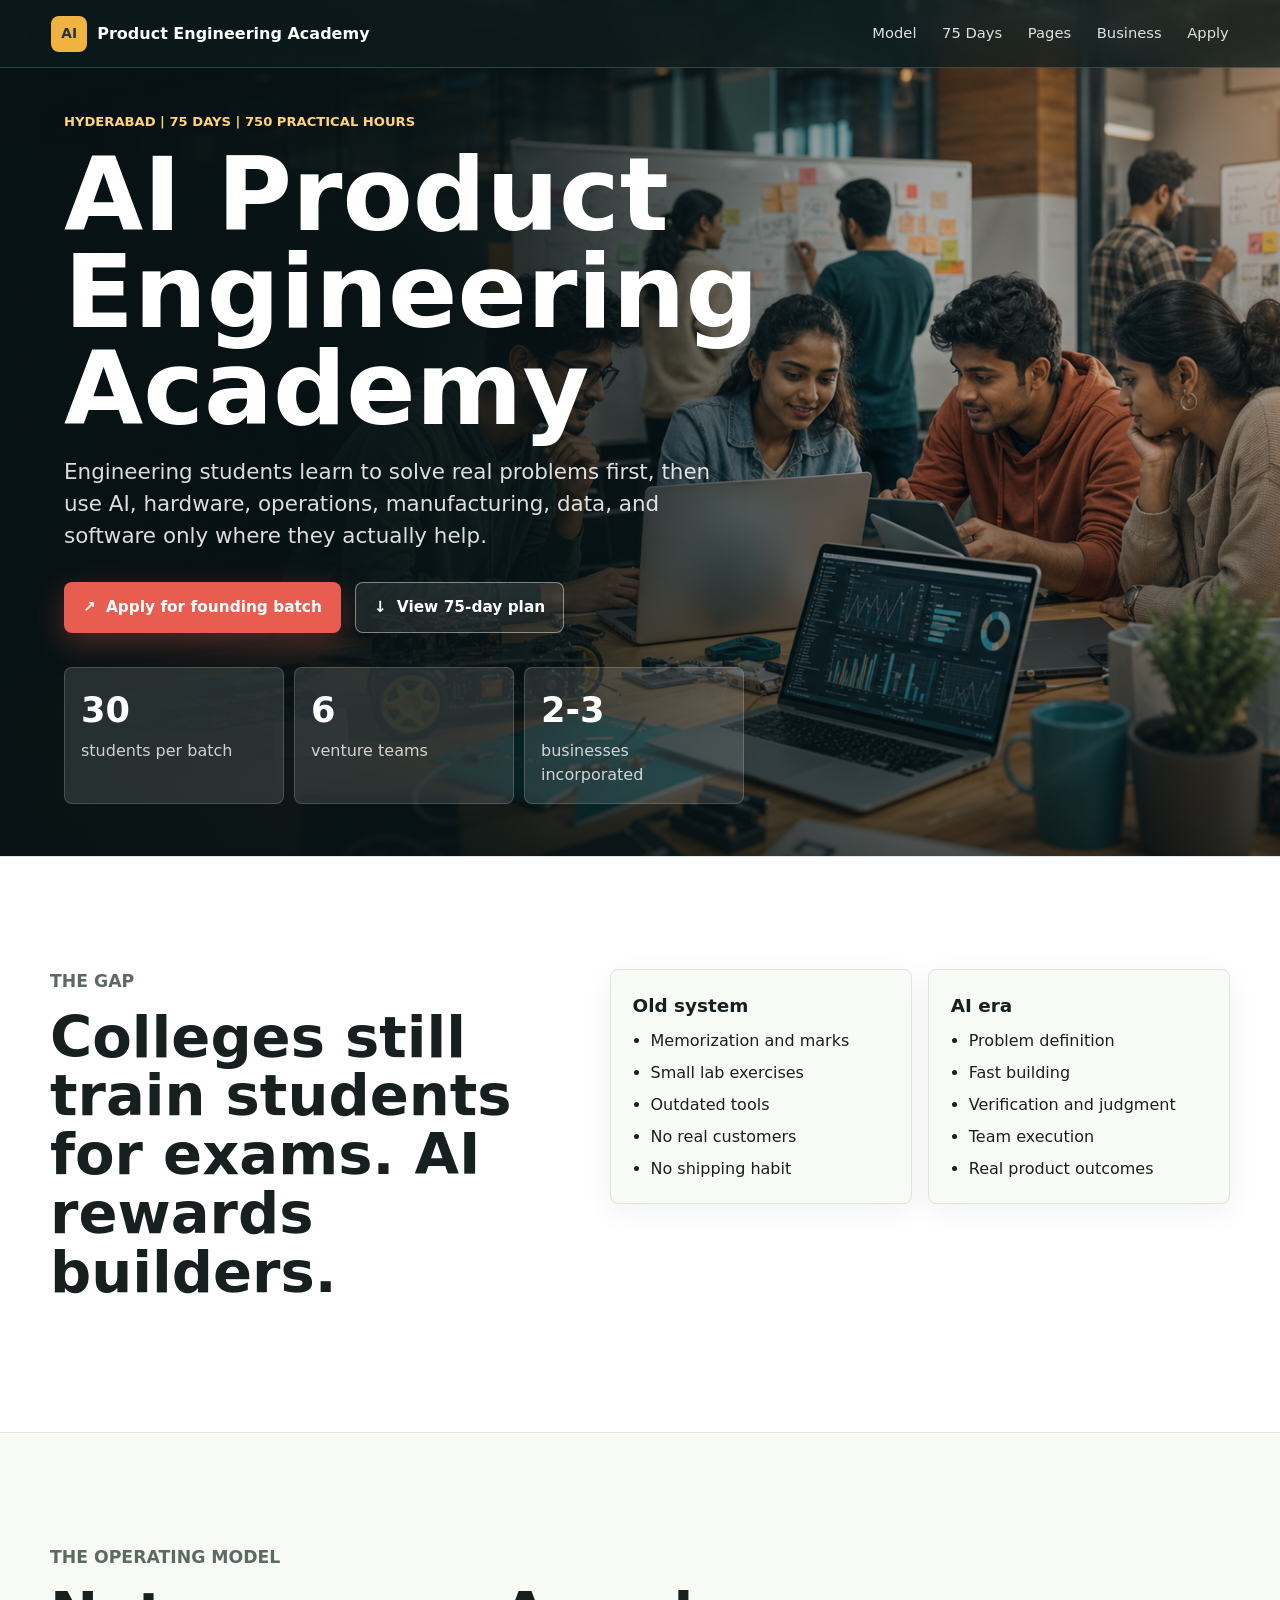
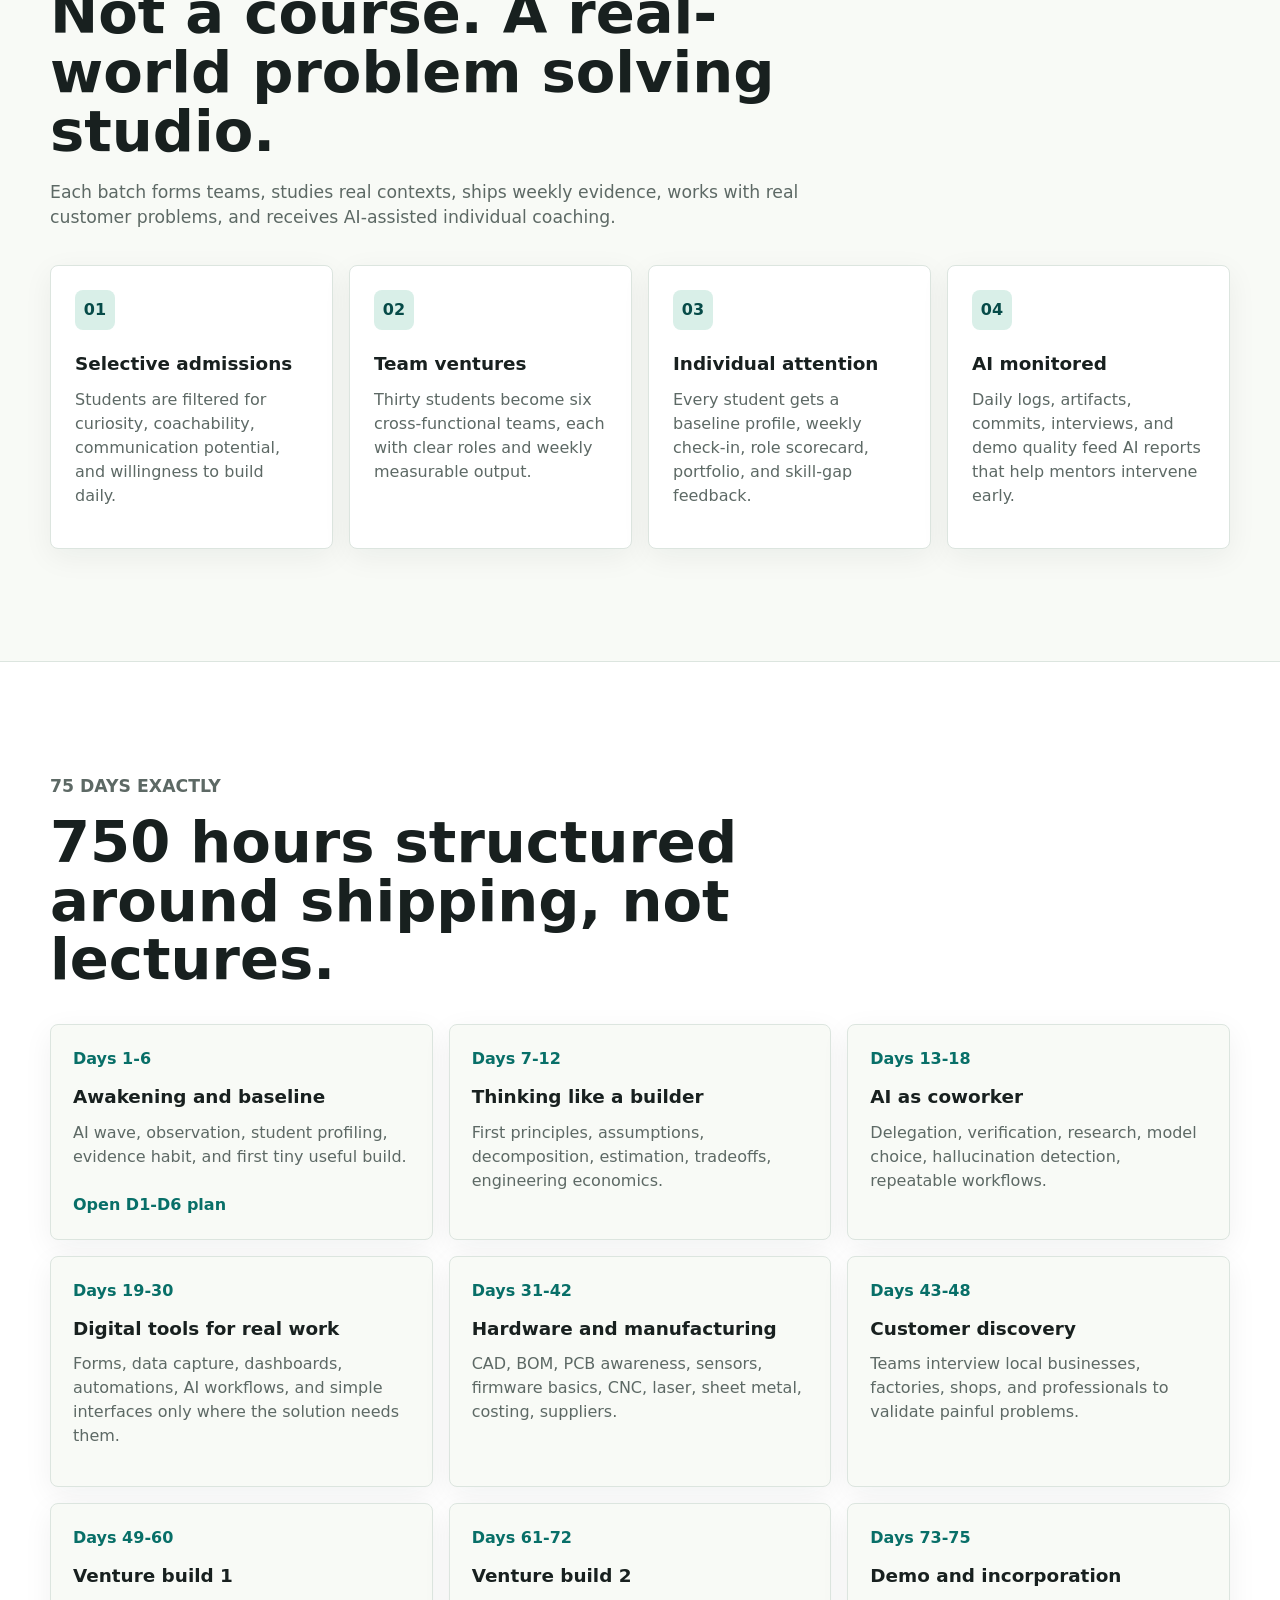
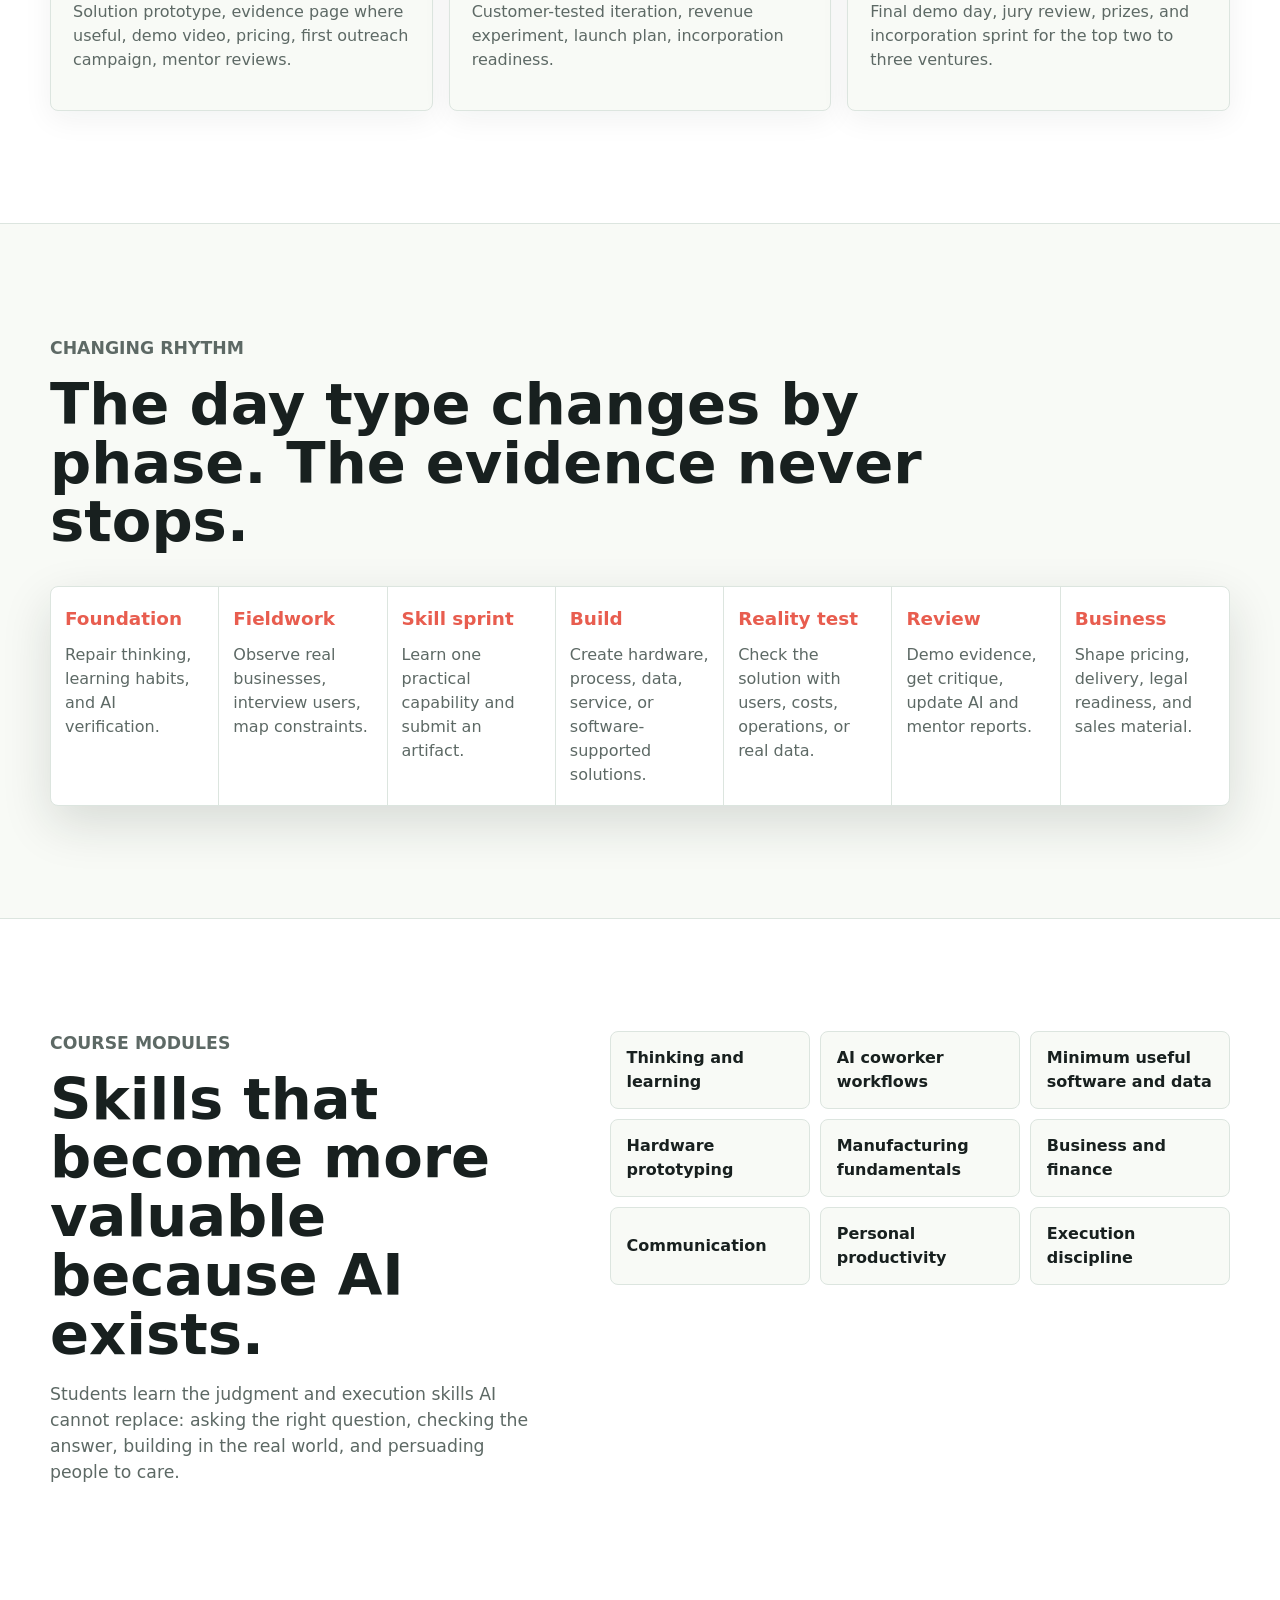
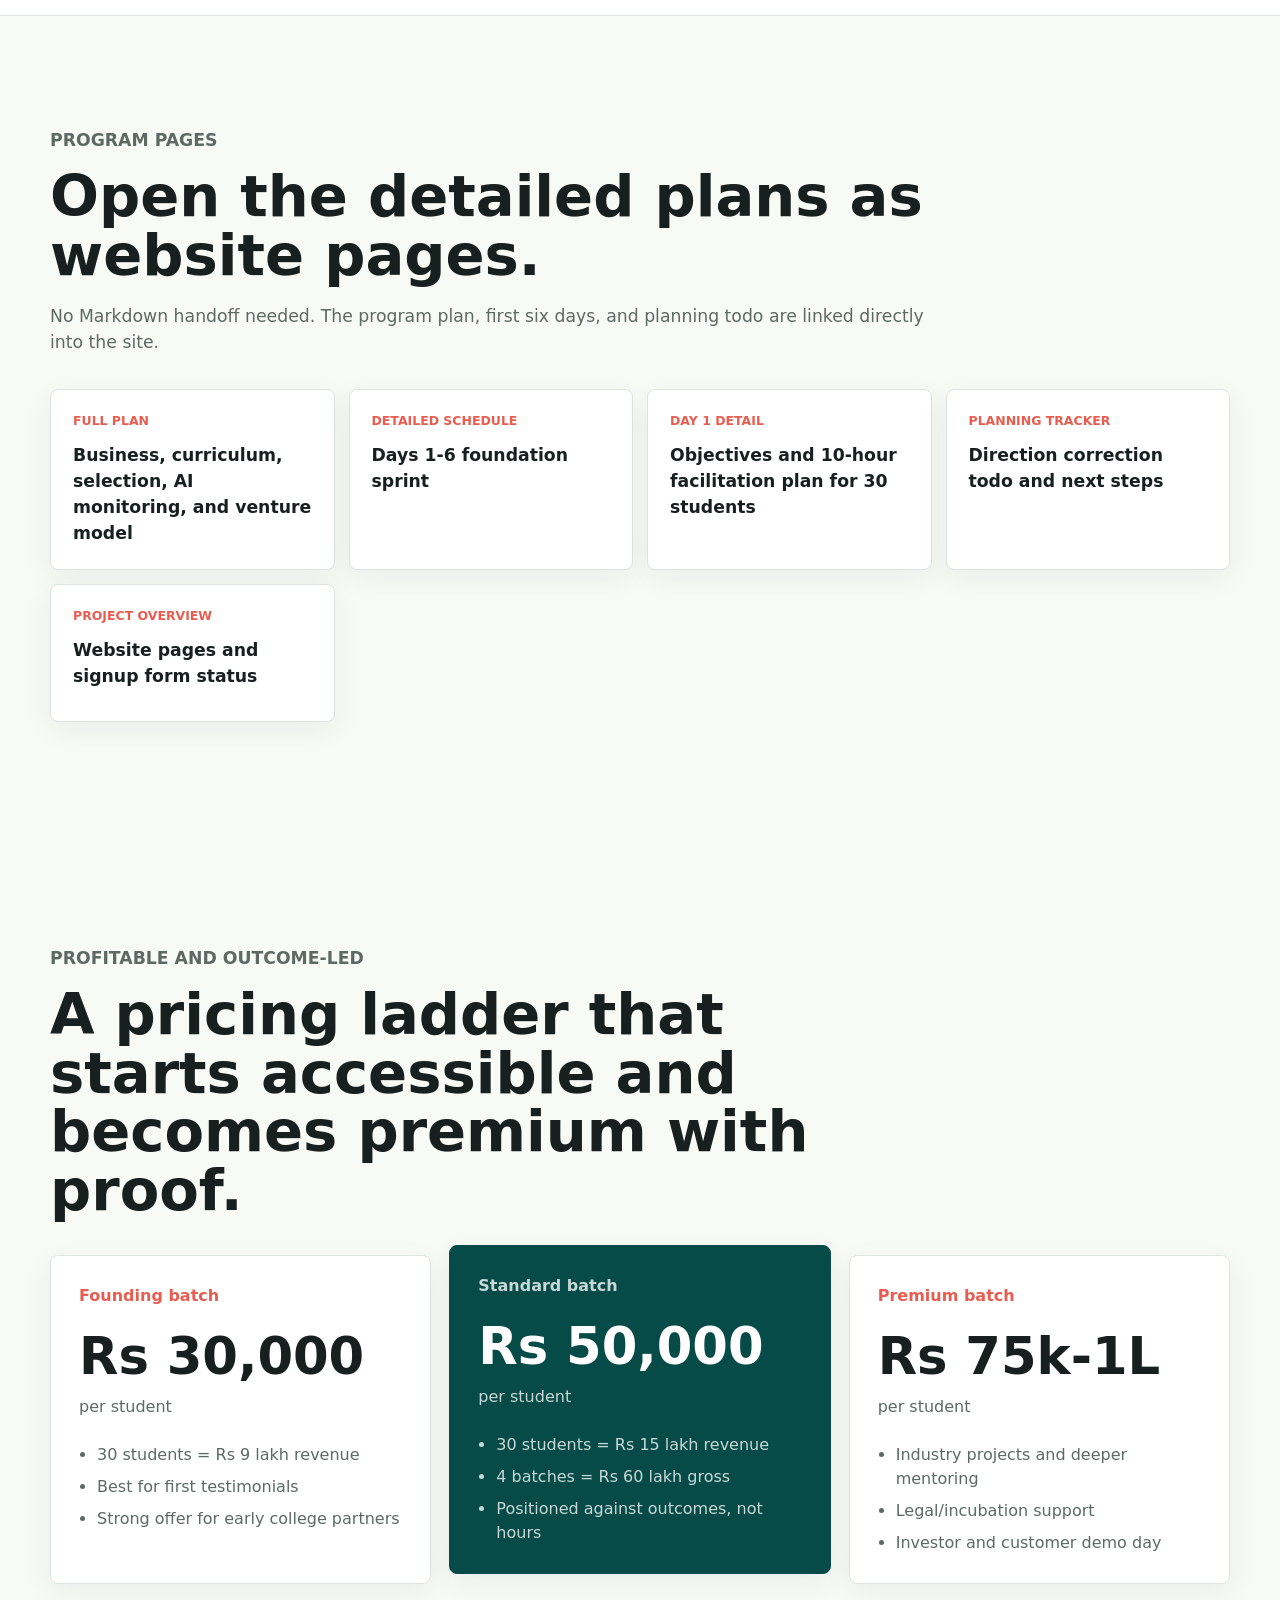
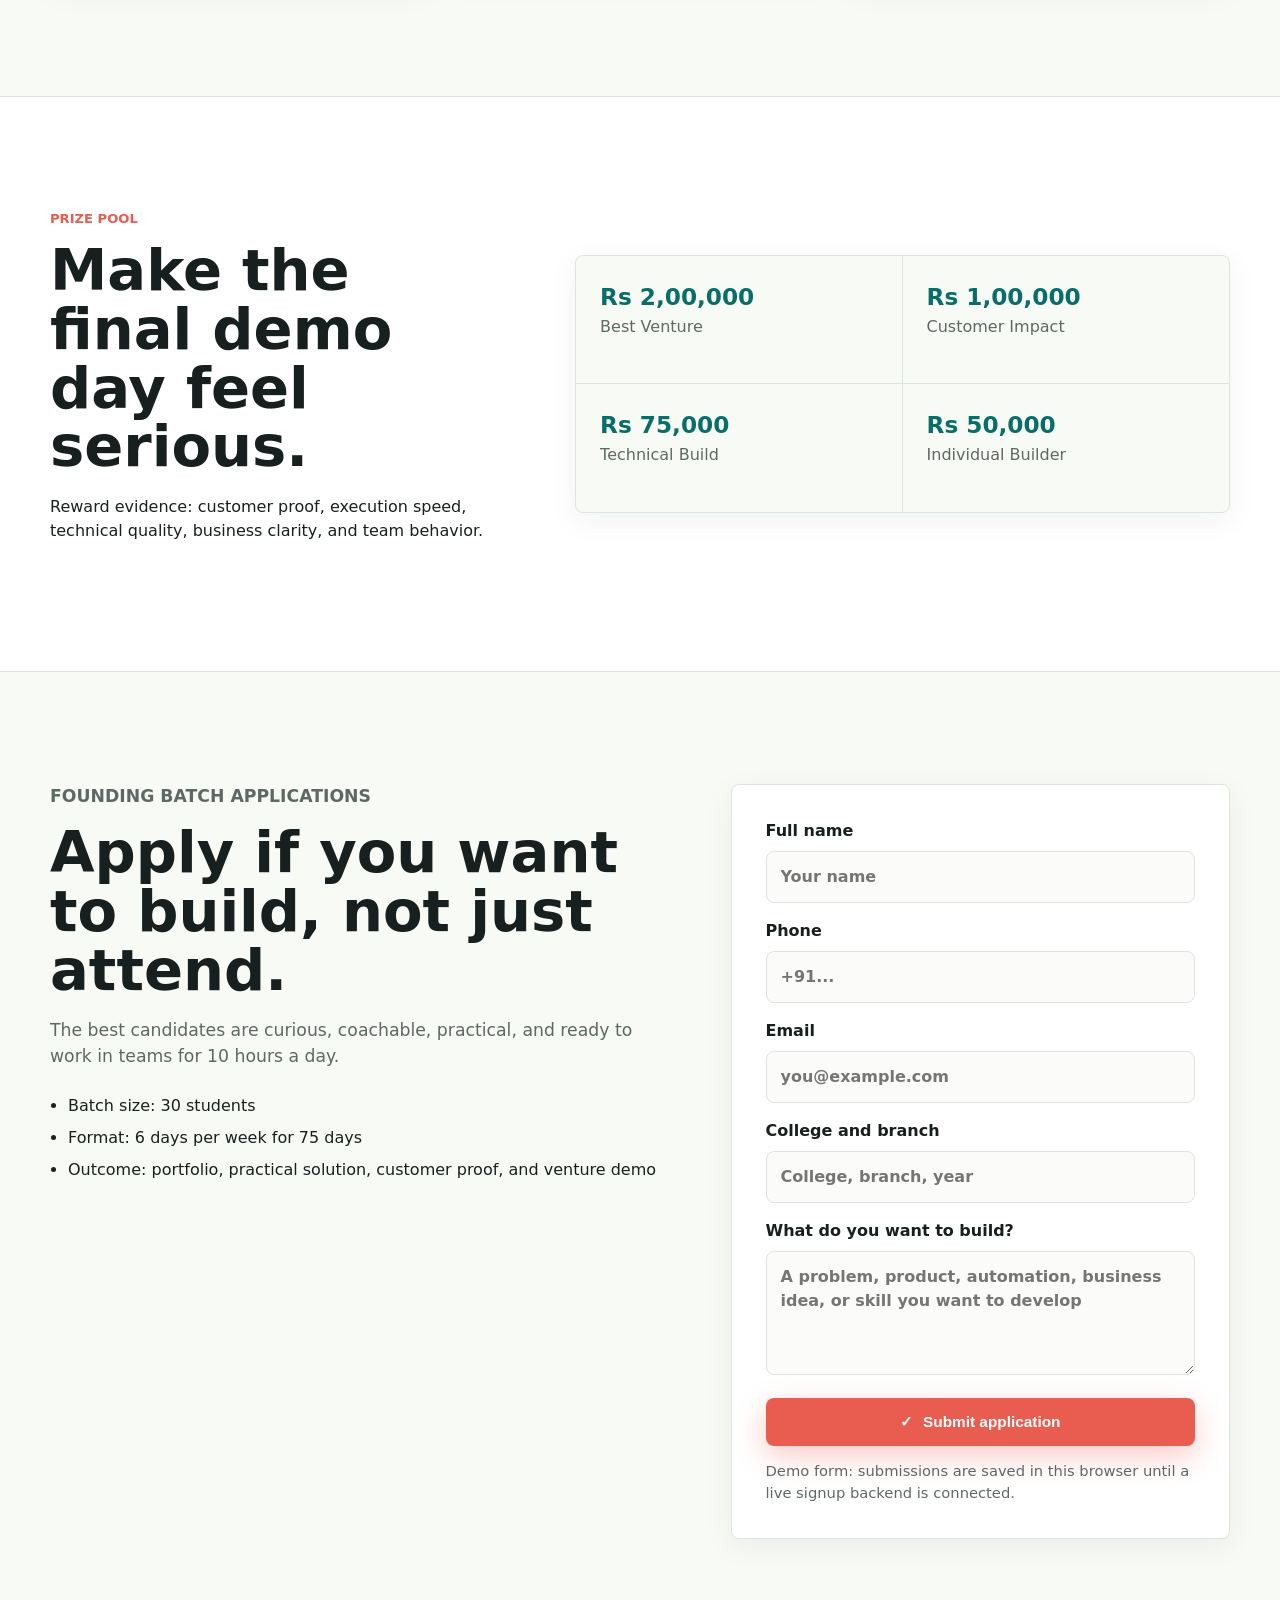
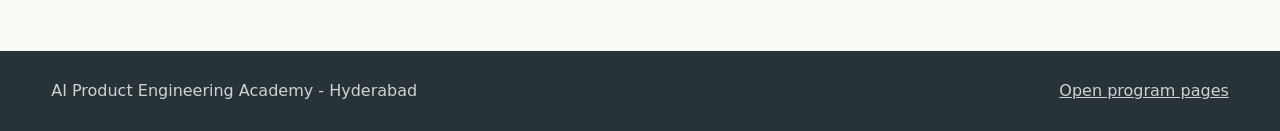
<file: index.html>
<!doctype html>
<html lang="en">
  <head>
    <meta charset="utf-8">
    <meta name="viewport" content="width=device-width, initial-scale=1">
    <title>AI Product Engineering Academy</title>
    <meta name="description" content="A 75-day practical AI-powered real-world problem solving academy for engineering students in Hyderabad. Solve real problems, build practical solutions, and launch real ventures.">
    <link rel="preload" href="assets/hero-ai-product-engineering.png" as="image">
    <link rel="stylesheet" href="styles.css">
  </head>
  <body>
    <header class="topbar" aria-label="Primary navigation">
      <a class="brand" href="#top" aria-label="AI Product Engineering Academy home">
        <span class="brand-mark">AI</span>
        <span>Product Engineering Academy</span>
      </a>
      <nav>
        <a href="#model">Model</a>
        <a href="#curriculum">75 Days</a>
        <a href="#pages">Pages</a>
        <a href="#business">Business</a>
        <a href="#apply">Apply</a>
      </nav>
    </header>

    <main id="top">
      <section class="hero" aria-label="AI Product Engineering Academy">
        <div class="hero-overlay"></div>
        <div class="hero-content">
          <p class="eyebrow">Hyderabad | 75 days | 750 practical hours</p>
          <h1>AI Product Engineering Academy</h1>
          <p class="hero-copy">Engineering students learn to solve real problems first, then use AI, hardware, operations, manufacturing, data, and software only where they actually help.</p>
          <div class="hero-actions">
            <a class="button primary" href="#apply" aria-label="Apply for the founding batch">
              <span aria-hidden="true">↗</span>
              Apply for founding batch
            </a>
            <a class="button secondary" href="#curriculum" aria-label="View the 75 day course plan">
              <span aria-hidden="true">↓</span>
              View 75-day plan
            </a>
          </div>
          <dl class="hero-metrics" aria-label="Program metrics">
            <div>
              <dt>30</dt>
              <dd>students per batch</dd>
            </div>
            <div>
              <dt>6</dt>
              <dd>venture teams</dd>
            </div>
            <div>
              <dt>2-3</dt>
              <dd>businesses incorporated</dd>
            </div>
          </dl>
        </div>
      </section>

      <section class="problem section-band">
        <div class="section-inner two-col">
          <div>
            <p class="eyebrow">The gap</p>
            <h2>Colleges still train students for exams. AI rewards builders.</h2>
          </div>
          <div class="comparison">
            <div>
              <h3>Old system</h3>
              <ul>
                <li>Memorization and marks</li>
                <li>Small lab exercises</li>
                <li>Outdated tools</li>
                <li>No real customers</li>
                <li>No shipping habit</li>
              </ul>
            </div>
            <div>
              <h3>AI era</h3>
              <ul>
                <li>Problem definition</li>
                <li>Fast building</li>
                <li>Verification and judgment</li>
                <li>Team execution</li>
                <li>Real product outcomes</li>
              </ul>
            </div>
          </div>
        </div>
      </section>

      <section id="model" class="section-inner">
        <div class="section-heading">
          <p class="eyebrow">The operating model</p>
          <h2>Not a course. A real-world problem solving studio.</h2>
          <p>Each batch forms teams, studies real contexts, ships weekly evidence, works with real customer problems, and receives AI-assisted individual coaching.</p>
        </div>
        <div class="feature-grid">
          <article class="feature-card">
            <span class="icon" aria-hidden="true">01</span>
            <h3>Selective admissions</h3>
            <p>Students are filtered for curiosity, coachability, communication potential, and willingness to build daily.</p>
          </article>
          <article class="feature-card">
            <span class="icon" aria-hidden="true">02</span>
            <h3>Team ventures</h3>
            <p>Thirty students become six cross-functional teams, each with clear roles and weekly measurable output.</p>
          </article>
          <article class="feature-card">
            <span class="icon" aria-hidden="true">03</span>
            <h3>Individual attention</h3>
            <p>Every student gets a baseline profile, weekly check-in, role scorecard, portfolio, and skill-gap feedback.</p>
          </article>
          <article class="feature-card">
            <span class="icon" aria-hidden="true">04</span>
            <h3>AI monitored</h3>
            <p>Daily logs, artifacts, commits, interviews, and demo quality feed AI reports that help mentors intervene early.</p>
          </article>
        </div>
      </section>

      <section id="curriculum" class="section-band">
        <div class="section-inner">
          <div class="section-heading compact">
            <p class="eyebrow">75 days exactly</p>
            <h2>750 hours structured around shipping, not lectures.</h2>
          </div>
          <div class="timeline">
            <article>
              <span>Days 1-6</span>
              <h3>Awakening and baseline</h3>
              <p>AI wave, observation, student profiling, evidence habit, and first tiny useful build.</p>
              <a class="text-link" href="phase-01-days-01-06.html">Open D1-D6 plan</a>
            </article>
            <article>
              <span>Days 7-12</span>
              <h3>Thinking like a builder</h3>
              <p>First principles, assumptions, decomposition, estimation, tradeoffs, engineering economics.</p>
            </article>
            <article>
              <span>Days 13-18</span>
              <h3>AI as coworker</h3>
              <p>Delegation, verification, research, model choice, hallucination detection, repeatable workflows.</p>
            </article>
            <article>
              <span>Days 19-30</span>
              <h3>Digital tools for real work</h3>
              <p>Forms, data capture, dashboards, automations, AI workflows, and simple interfaces only where the solution needs them.</p>
            </article>
            <article>
              <span>Days 31-42</span>
              <h3>Hardware and manufacturing</h3>
              <p>CAD, BOM, PCB awareness, sensors, firmware basics, CNC, laser, sheet metal, costing, suppliers.</p>
            </article>
            <article>
              <span>Days 43-48</span>
              <h3>Customer discovery</h3>
              <p>Teams interview local businesses, factories, shops, and professionals to validate painful problems.</p>
            </article>
            <article>
              <span>Days 49-60</span>
              <h3>Venture build 1</h3>
              <p>Solution prototype, evidence page where useful, demo video, pricing, first outreach campaign, mentor reviews.</p>
            </article>
            <article>
              <span>Days 61-72</span>
              <h3>Venture build 2</h3>
              <p>Customer-tested iteration, revenue experiment, launch plan, incorporation readiness.</p>
            </article>
            <article>
              <span>Days 73-75</span>
              <h3>Demo and incorporation</h3>
              <p>Final demo day, jury review, prizes, and incorporation sprint for the top two to three ventures.</p>
            </article>
          </div>
        </div>
      </section>

      <section class="section-inner">
        <div class="section-heading compact">
          <p class="eyebrow">Changing rhythm</p>
          <h2>The day type changes by phase. The evidence never stops.</h2>
        </div>
        <div class="day-grid">
          <div><strong>Foundation</strong><span>Repair thinking, learning habits, and AI verification.</span></div>
          <div><strong>Fieldwork</strong><span>Observe real businesses, interview users, map constraints.</span></div>
          <div><strong>Skill sprint</strong><span>Learn one practical capability and submit an artifact.</span></div>
          <div><strong>Build</strong><span>Create hardware, process, data, service, or software-supported solutions.</span></div>
          <div><strong>Reality test</strong><span>Check the solution with users, costs, operations, or real data.</span></div>
          <div><strong>Review</strong><span>Demo evidence, get critique, update AI and mentor reports.</span></div>
          <div><strong>Business</strong><span>Shape pricing, delivery, legal readiness, and sales material.</span></div>
        </div>
      </section>

      <section class="section-band">
        <div class="section-inner two-col">
          <div>
            <p class="eyebrow">Course modules</p>
            <h2>Skills that become more valuable because AI exists.</h2>
            <p>Students learn the judgment and execution skills AI cannot replace: asking the right question, checking the answer, building in the real world, and persuading people to care.</p>
          </div>
          <div class="module-list">
            <span>Thinking and learning</span>
            <span>AI coworker workflows</span>
            <span>Minimum useful software and data</span>
            <span>Hardware prototyping</span>
            <span>Manufacturing fundamentals</span>
            <span>Business and finance</span>
            <span>Communication</span>
            <span>Personal productivity</span>
            <span>Execution discipline</span>
          </div>
        </div>
      </section>

      <section id="pages" class="section-inner">
        <div class="section-heading compact">
          <p class="eyebrow">Program pages</p>
          <h2>Open the detailed plans as website pages.</h2>
          <p>No Markdown handoff needed. The program plan, first six days, and planning todo are linked directly into the site.</p>
        </div>
        <div class="resource-grid">
          <a href="course-plan.html">
            <span>Full plan</span>
            <strong>Business, curriculum, selection, AI monitoring, and venture model</strong>
          </a>
          <a href="phase-01-days-01-06.html">
            <span>Detailed schedule</span>
            <strong>Days 1-6 foundation sprint</strong>
          </a>
          <a href="day-01.html">
            <span>Day 1 detail</span>
            <strong>Objectives and 10-hour facilitation plan for 30 students</strong>
          </a>
          <a href="update-todo.html">
            <span>Planning tracker</span>
            <strong>Direction correction todo and next steps</strong>
          </a>
          <a href="project-overview.html">
            <span>Project overview</span>
            <strong>Website pages and signup form status</strong>
          </a>
        </div>
      </section>

      <section id="business" class="section-inner">
        <div class="section-heading">
          <p class="eyebrow">Profitable and outcome-led</p>
          <h2>A pricing ladder that starts accessible and becomes premium with proof.</h2>
        </div>
        <div class="pricing-grid">
          <article class="price-card">
            <p>Founding batch</p>
            <h3>Rs 30,000</h3>
            <span>per student</span>
            <ul>
              <li>30 students = Rs 9 lakh revenue</li>
              <li>Best for first testimonials</li>
              <li>Strong offer for early college partners</li>
            </ul>
          </article>
          <article class="price-card featured">
            <p>Standard batch</p>
            <h3>Rs 50,000</h3>
            <span>per student</span>
            <ul>
              <li>30 students = Rs 15 lakh revenue</li>
              <li>4 batches = Rs 60 lakh gross</li>
              <li>Positioned against outcomes, not hours</li>
            </ul>
          </article>
          <article class="price-card">
            <p>Premium batch</p>
            <h3>Rs 75k-1L</h3>
            <span>per student</span>
            <ul>
              <li>Industry projects and deeper mentoring</li>
              <li>Legal/incubation support</li>
              <li>Investor and customer demo day</li>
            </ul>
          </article>
        </div>
      </section>

      <section class="section-band">
        <div class="section-inner prize-layout">
          <div>
            <p class="eyebrow">Prize pool</p>
            <h2>Make the final demo day feel serious.</h2>
            <p>Reward evidence: customer proof, execution speed, technical quality, business clarity, and team behavior.</p>
          </div>
          <div class="prize-board">
            <div><strong>Rs 2,00,000</strong><span>Best Venture</span></div>
            <div><strong>Rs 1,00,000</strong><span>Customer Impact</span></div>
            <div><strong>Rs 75,000</strong><span>Technical Build</span></div>
            <div><strong>Rs 50,000</strong><span>Individual Builder</span></div>
          </div>
        </div>
      </section>

      <section id="apply" class="section-inner signup-section">
        <div class="signup-copy">
          <p class="eyebrow">Founding batch applications</p>
          <h2>Apply if you want to build, not just attend.</h2>
          <p>The best candidates are curious, coachable, practical, and ready to work in teams for 10 hours a day.</p>
          <ul>
            <li>Batch size: 30 students</li>
            <li>Format: 6 days per week for 75 days</li>
            <li>Outcome: portfolio, practical solution, customer proof, and venture demo</li>
          </ul>
        </div>
        <form class="signup-form" id="signupForm">
          <label>
            Full name
            <input required name="name" autocomplete="name" placeholder="Your name">
          </label>
          <label>
            Phone
            <input required name="phone" autocomplete="tel" placeholder="+91...">
          </label>
          <label>
            Email
            <input required type="email" name="email" autocomplete="email" placeholder="you@example.com">
          </label>
          <label>
            College and branch
            <input required name="college" placeholder="College, branch, year">
          </label>
          <label>
            What do you want to build?
            <textarea required name="interest" rows="4" placeholder="A problem, product, automation, business idea, or skill you want to develop"></textarea>
          </label>
          <button class="button primary form-submit" type="submit">
            <span aria-hidden="true">✓</span>
            Submit application
          </button>
          <p class="form-note" id="formNote">Demo form: submissions are saved in this browser until a live signup backend is connected.</p>
        </form>
      </section>
    </main>

    <footer class="site-footer">
      <p>AI Product Engineering Academy - Hyderabad</p>
      <a href="#pages">Open program pages</a>
    </footer>

    <script src="script.js"></script>
  </body>
</html>
</file>
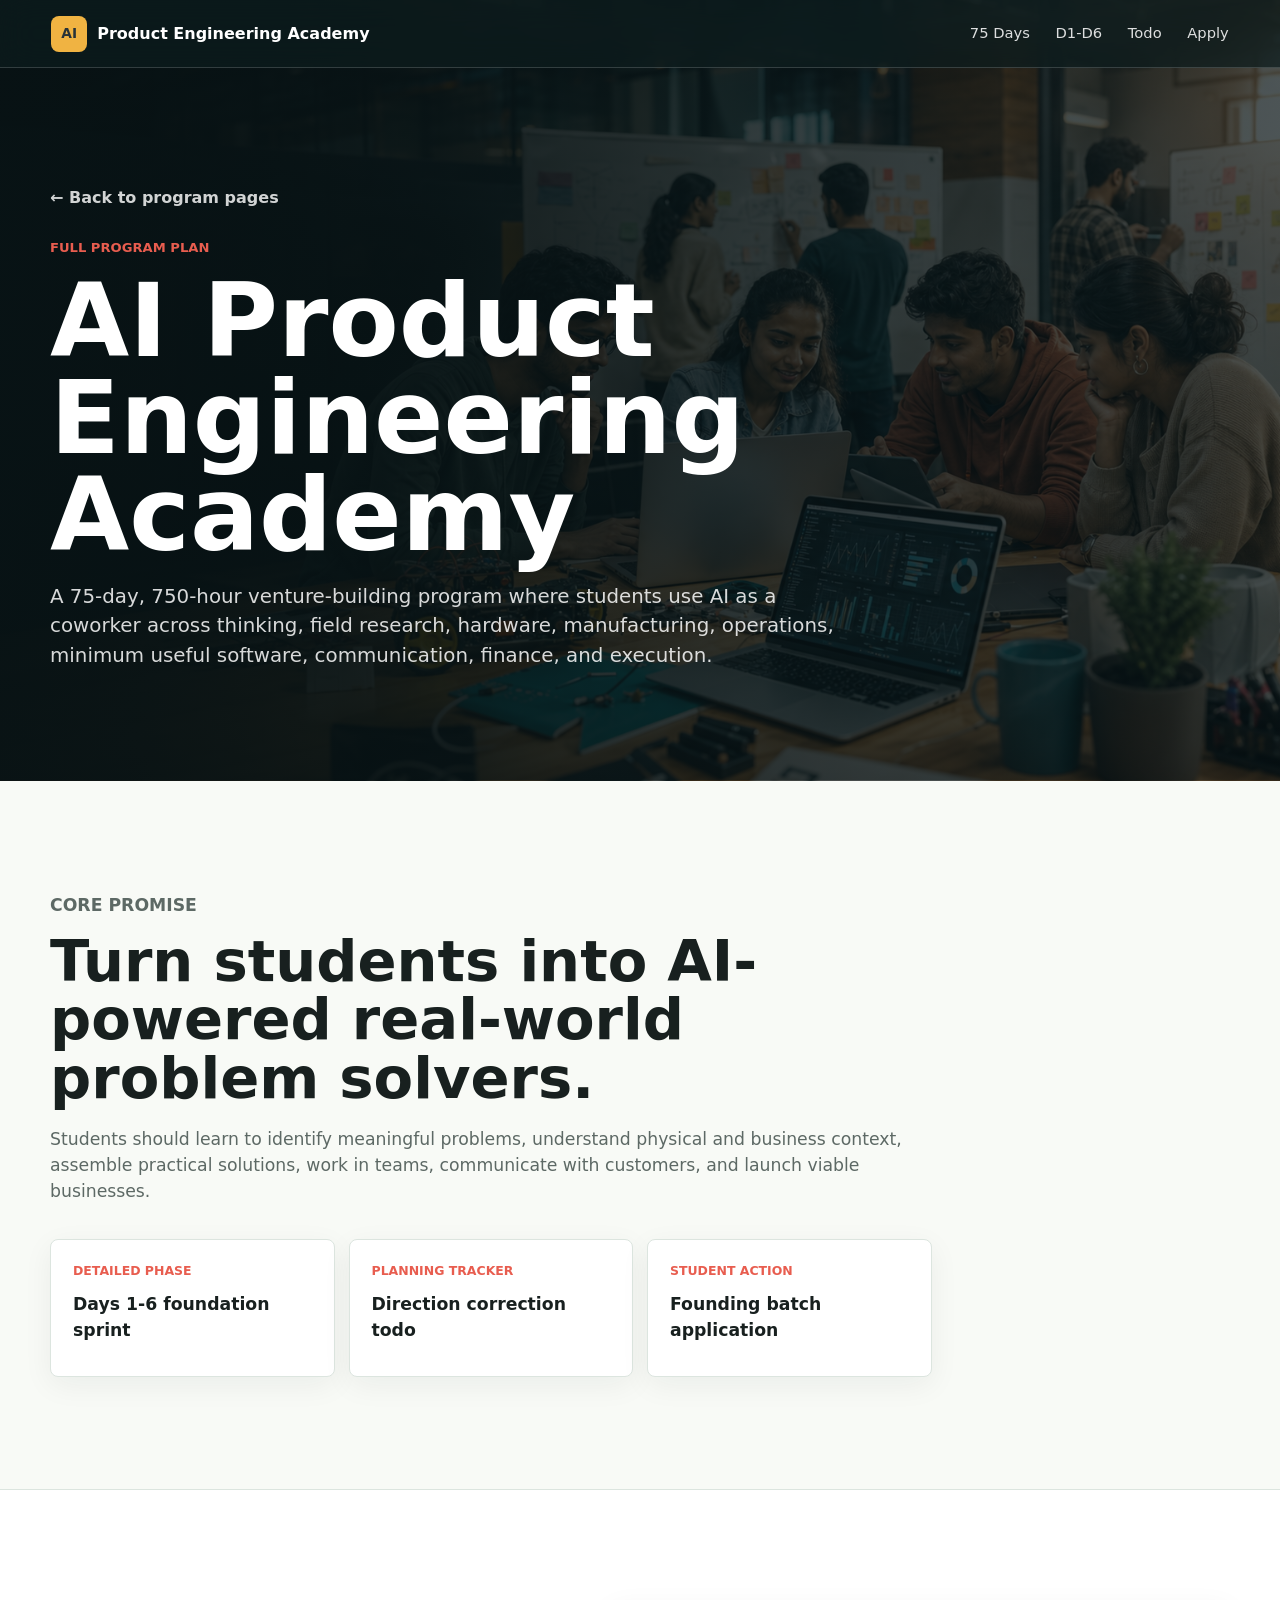
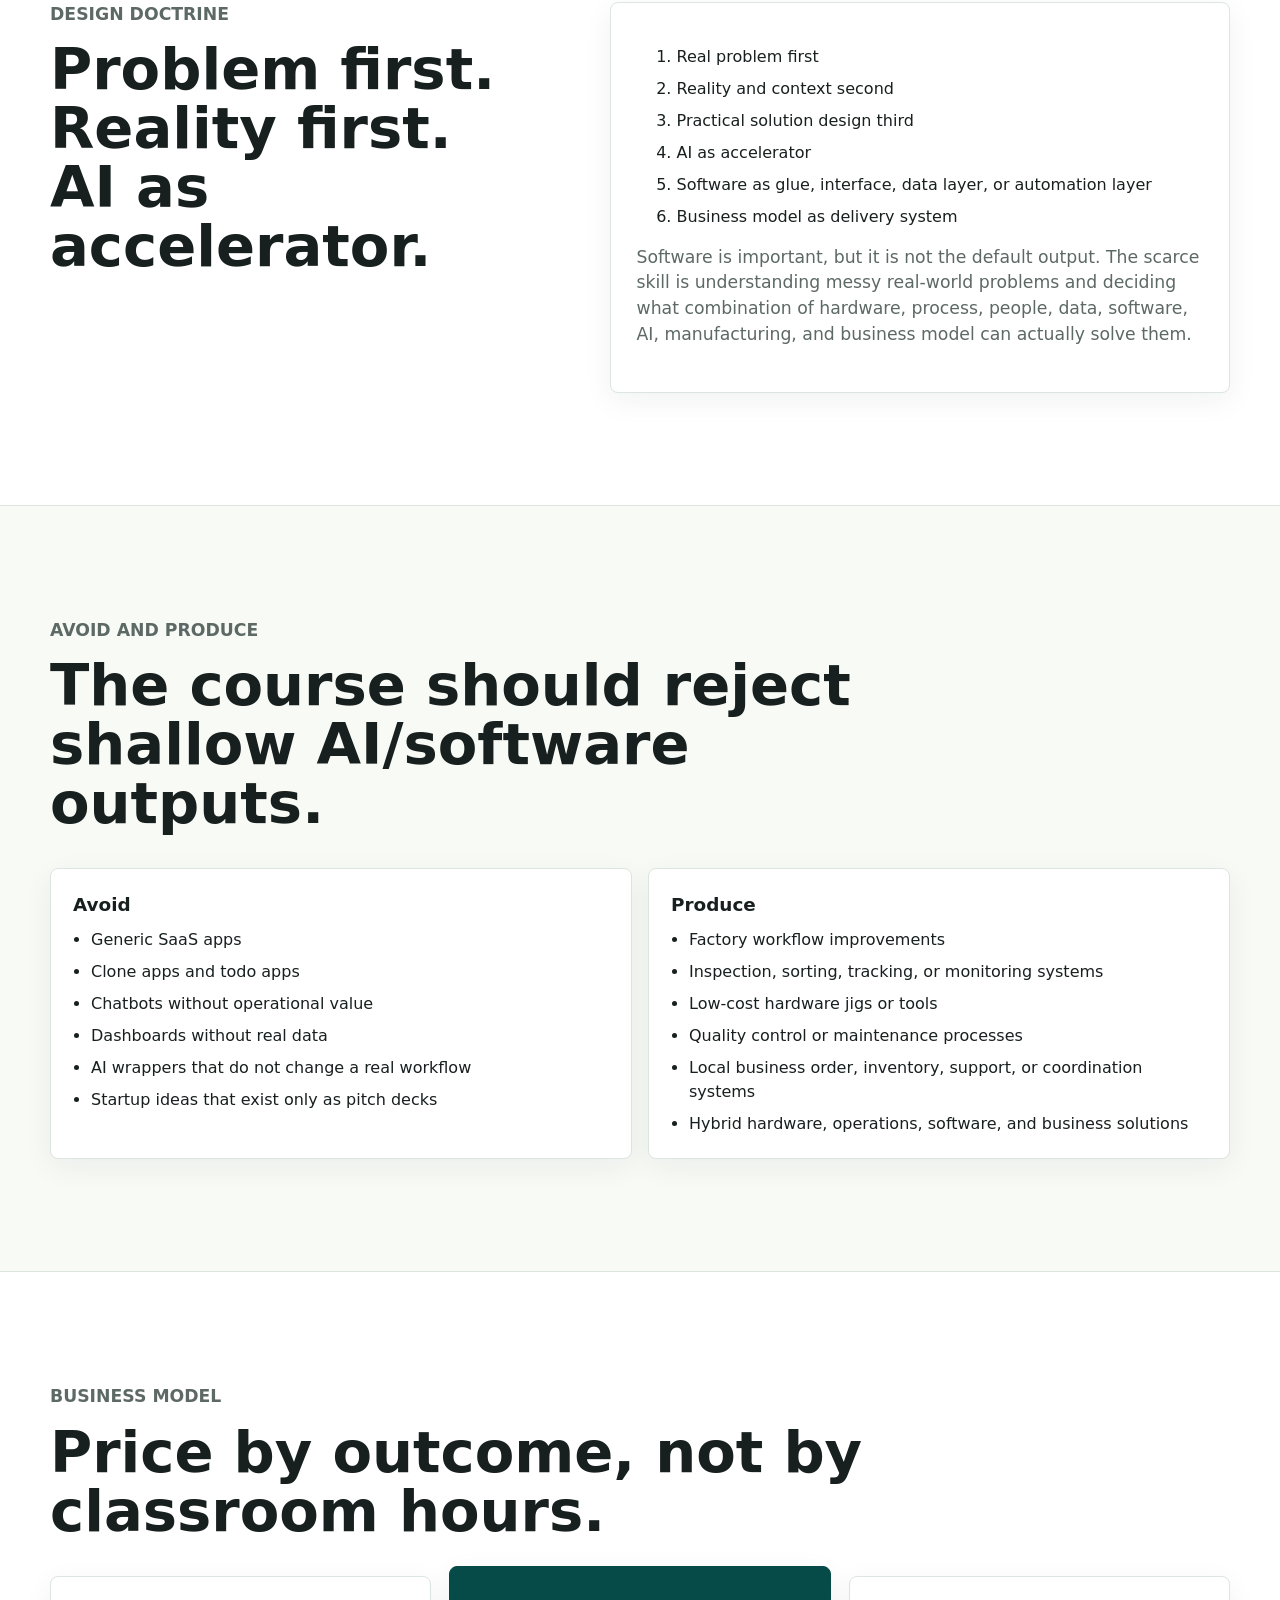
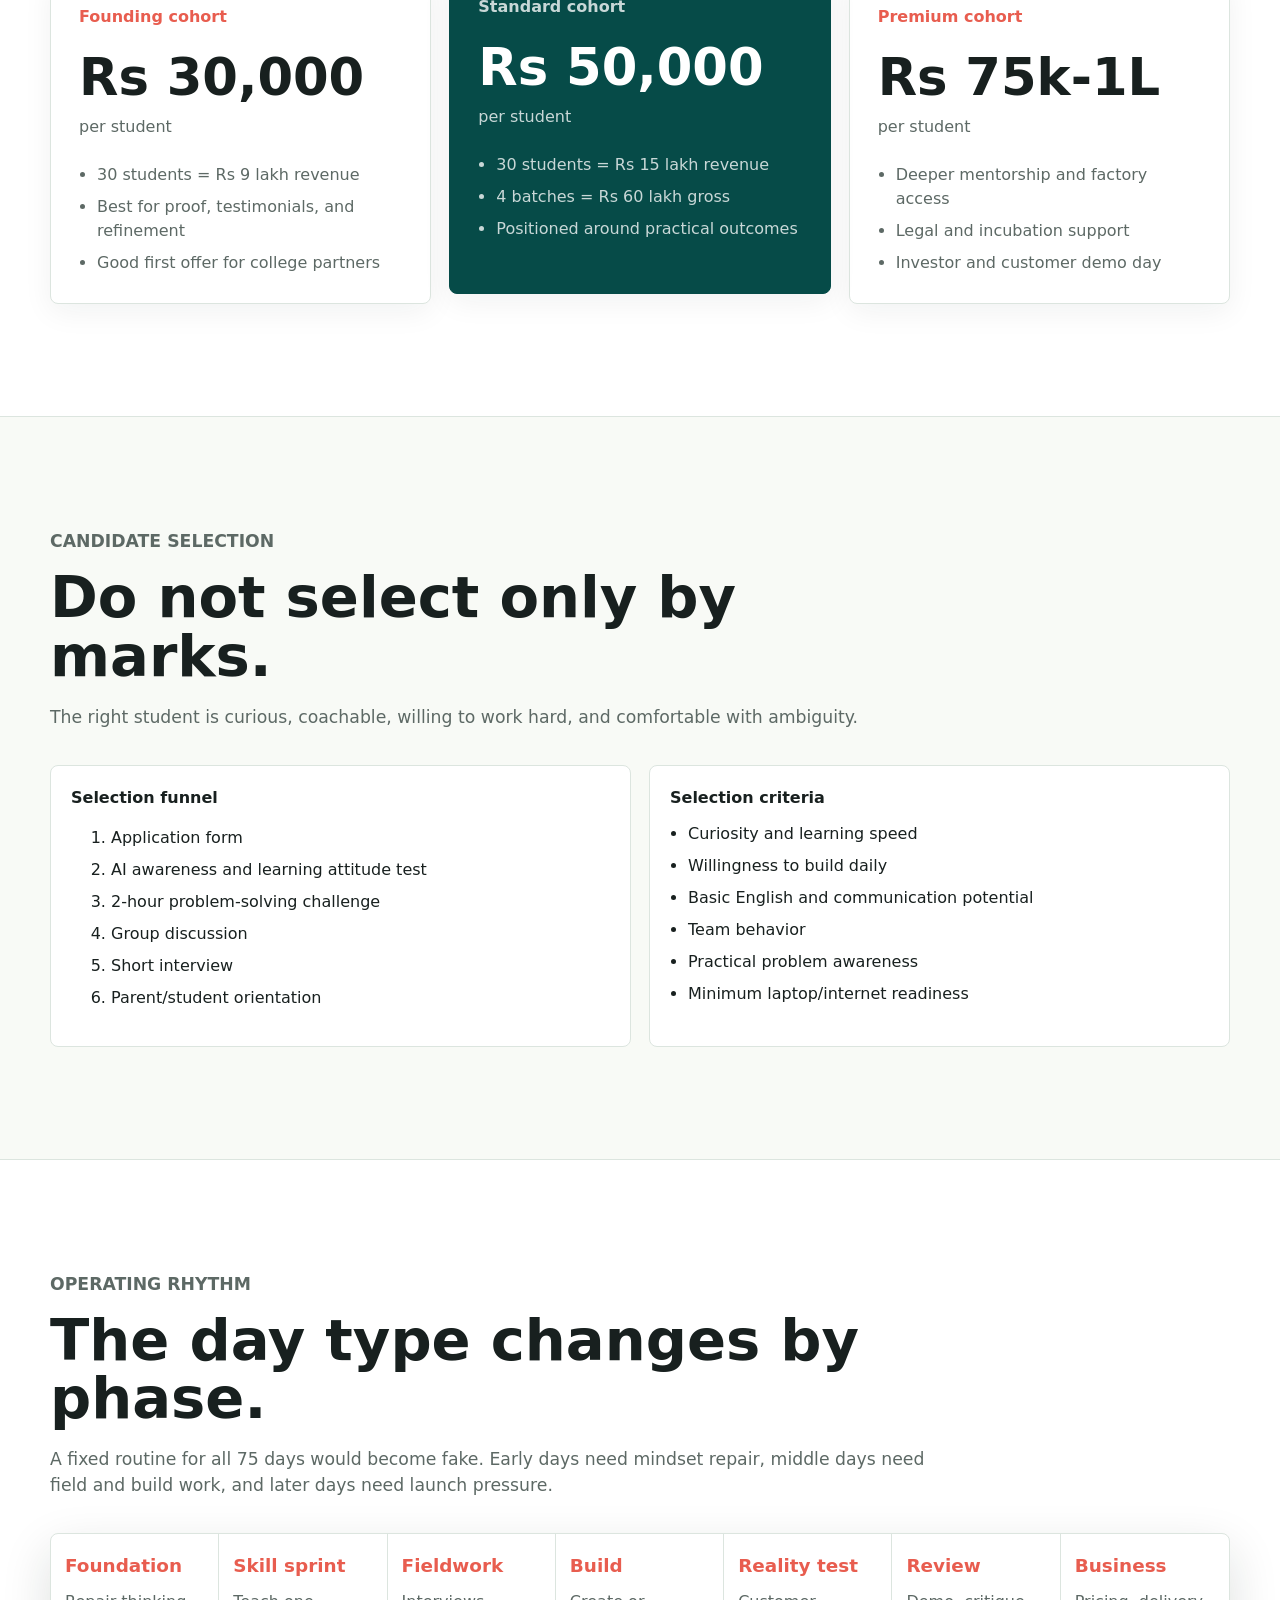
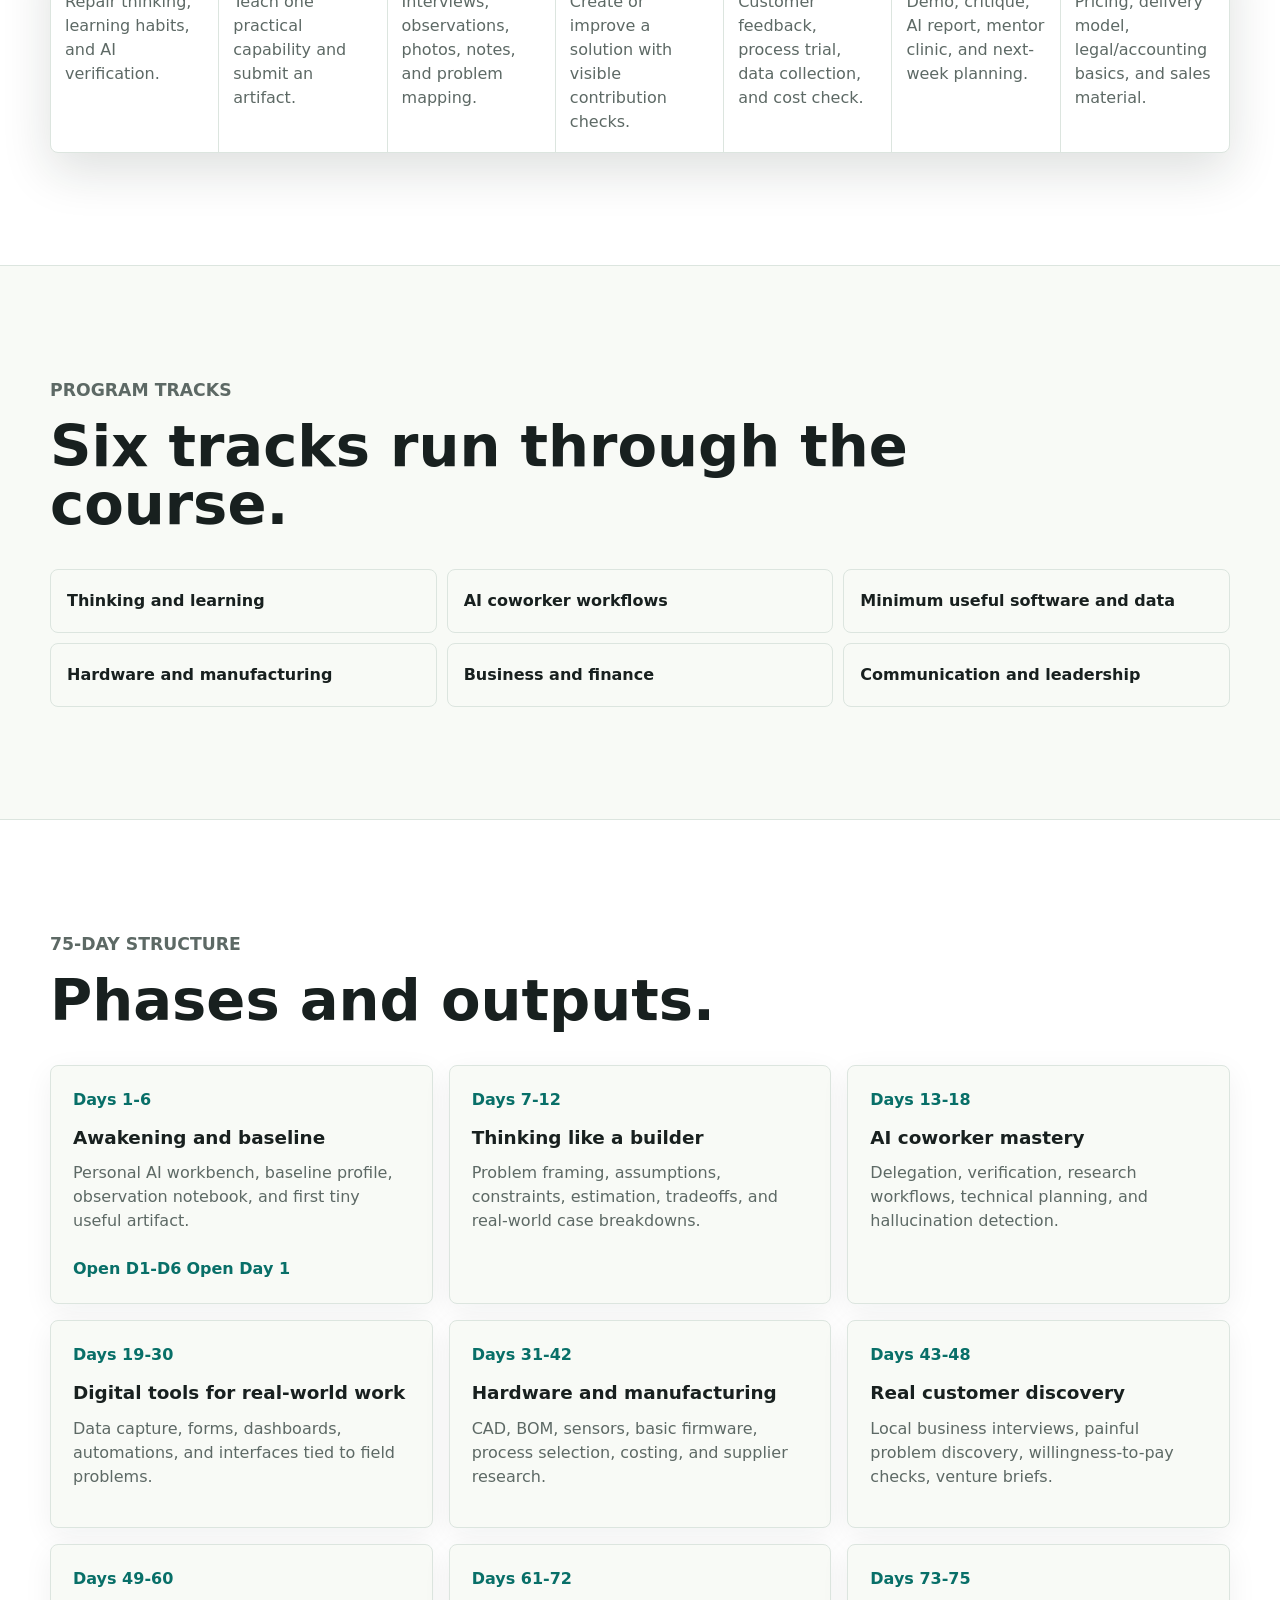
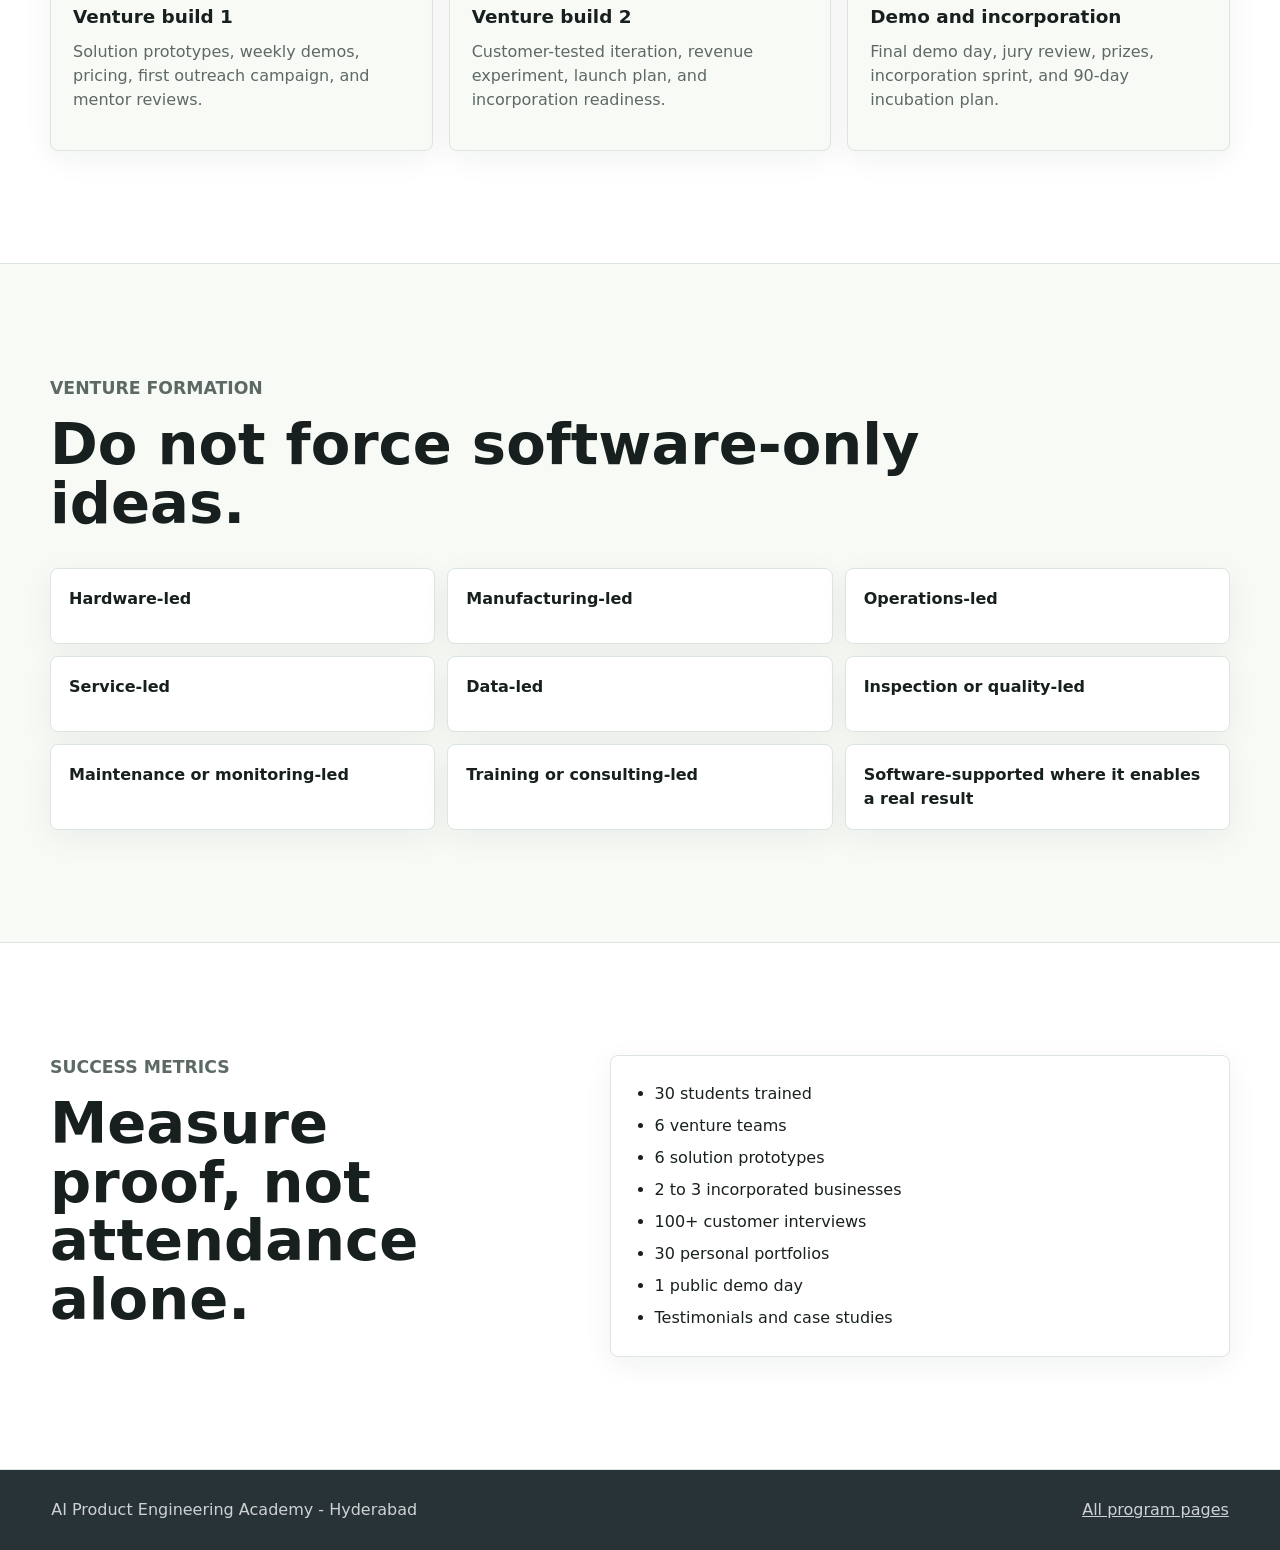
<file: course-plan.html>
<!doctype html>
<html lang="en">
  <head>
    <meta charset="utf-8">
    <meta name="viewport" content="width=device-width, initial-scale=1">
    <title>Full Course Plan | AI Product Engineering Academy</title>
    <meta name="description" content="Full business, curriculum, selection, AI monitoring, and venture model for the AI Product Engineering Academy.">
    <link rel="stylesheet" href="styles.css">
  </head>
  <body>
    <header class="topbar" aria-label="Primary navigation">
      <a class="brand" href="index.html#top" aria-label="AI Product Engineering Academy home">
        <span class="brand-mark">AI</span>
        <span>Product Engineering Academy</span>
      </a>
      <nav>
        <a href="index.html#curriculum">75 Days</a>
        <a href="phase-01-days-01-06.html">D1-D6</a>
        <a href="update-todo.html">Todo</a>
        <a href="index.html#apply">Apply</a>
      </nav>
    </header>

    <main>
      <section class="detail-hero">
        <div class="section-inner detail-hero-inner">
          <a class="back-link" href="index.html#pages">← Back to program pages</a>
          <p class="eyebrow">Full program plan</p>
          <h1>AI Product Engineering Academy</h1>
          <p>A 75-day, 750-hour venture-building program where students use AI as a coworker across thinking, field research, hardware, manufacturing, operations, minimum useful software, communication, finance, and execution.</p>
        </div>
      </section>

      <section class="section-inner">
        <div class="section-heading compact">
          <p class="eyebrow">Core promise</p>
          <h2>Turn students into AI-powered real-world problem solvers.</h2>
          <p>Students should learn to identify meaningful problems, understand physical and business context, assemble practical solutions, work in teams, communicate with customers, and launch viable businesses.</p>
        </div>
        <div class="resource-grid">
          <a href="phase-01-days-01-06.html">
            <span>Detailed phase</span>
            <strong>Days 1-6 foundation sprint</strong>
          </a>
          <a href="update-todo.html">
            <span>Planning tracker</span>
            <strong>Direction correction todo</strong>
          </a>
          <a href="index.html#apply">
            <span>Student action</span>
            <strong>Founding batch application</strong>
          </a>
        </div>
      </section>

      <section class="section-band">
        <div class="section-inner two-col">
          <div>
            <p class="eyebrow">Design doctrine</p>
            <h2>Problem first. Reality first. AI as accelerator.</h2>
          </div>
          <div class="outcome-list">
            <ol>
              <li>Real problem first</li>
              <li>Reality and context second</li>
              <li>Practical solution design third</li>
              <li>AI as accelerator</li>
              <li>Software as glue, interface, data layer, or automation layer</li>
              <li>Business model as delivery system</li>
            </ol>
            <p>Software is important, but it is not the default output. The scarce skill is understanding messy real-world problems and deciding what combination of hardware, process, people, data, software, AI, manufacturing, and business model can actually solve them.</p>
          </div>
        </div>
      </section>

      <section class="section-inner">
        <div class="section-heading compact">
          <p class="eyebrow">Avoid and produce</p>
          <h2>The course should reject shallow AI/software outputs.</h2>
        </div>
        <div class="comparison">
          <div>
            <h3>Avoid</h3>
            <ul>
              <li>Generic SaaS apps</li>
              <li>Clone apps and todo apps</li>
              <li>Chatbots without operational value</li>
              <li>Dashboards without real data</li>
              <li>AI wrappers that do not change a real workflow</li>
              <li>Startup ideas that exist only as pitch decks</li>
            </ul>
          </div>
          <div>
            <h3>Produce</h3>
            <ul>
              <li>Factory workflow improvements</li>
              <li>Inspection, sorting, tracking, or monitoring systems</li>
              <li>Low-cost hardware jigs or tools</li>
              <li>Quality control or maintenance processes</li>
              <li>Local business order, inventory, support, or coordination systems</li>
              <li>Hybrid hardware, operations, software, and business solutions</li>
            </ul>
          </div>
        </div>
      </section>

      <section class="section-band">
        <div class="section-inner">
          <div class="section-heading compact">
            <p class="eyebrow">Business model</p>
            <h2>Price by outcome, not by classroom hours.</h2>
          </div>
          <div class="pricing-grid">
            <article class="price-card">
              <p>Founding cohort</p>
              <h3>Rs 30,000</h3>
              <span>per student</span>
              <ul>
                <li>30 students = Rs 9 lakh revenue</li>
                <li>Best for proof, testimonials, and refinement</li>
                <li>Good first offer for college partners</li>
              </ul>
            </article>
            <article class="price-card featured">
              <p>Standard cohort</p>
              <h3>Rs 50,000</h3>
              <span>per student</span>
              <ul>
                <li>30 students = Rs 15 lakh revenue</li>
                <li>4 batches = Rs 60 lakh gross</li>
                <li>Positioned around practical outcomes</li>
              </ul>
            </article>
            <article class="price-card">
              <p>Premium cohort</p>
              <h3>Rs 75k-1L</h3>
              <span>per student</span>
              <ul>
                <li>Deeper mentorship and factory access</li>
                <li>Legal and incubation support</li>
                <li>Investor and customer demo day</li>
              </ul>
            </article>
          </div>
        </div>
      </section>

      <section class="section-inner">
        <div class="section-heading compact">
          <p class="eyebrow">Candidate selection</p>
          <h2>Do not select only by marks.</h2>
          <p>The right student is curious, coachable, willing to work hard, and comfortable with ambiguity.</p>
        </div>
        <div class="detail-columns">
          <div>
            <h4>Selection funnel</h4>
            <ol>
              <li>Application form</li>
              <li>AI awareness and learning attitude test</li>
              <li>2-hour problem-solving challenge</li>
              <li>Group discussion</li>
              <li>Short interview</li>
              <li>Parent/student orientation</li>
            </ol>
          </div>
          <div>
            <h4>Selection criteria</h4>
            <ul>
              <li>Curiosity and learning speed</li>
              <li>Willingness to build daily</li>
              <li>Basic English and communication potential</li>
              <li>Team behavior</li>
              <li>Practical problem awareness</li>
              <li>Minimum laptop/internet readiness</li>
            </ul>
          </div>
        </div>
      </section>

      <section class="section-band">
        <div class="section-inner">
          <div class="section-heading compact">
            <p class="eyebrow">Operating rhythm</p>
            <h2>The day type changes by phase.</h2>
            <p>A fixed routine for all 75 days would become fake. Early days need mindset repair, middle days need field and build work, and later days need launch pressure.</p>
          </div>
          <div class="day-grid">
            <div><strong>Foundation</strong><span>Repair thinking, learning habits, and AI verification.</span></div>
            <div><strong>Skill sprint</strong><span>Teach one practical capability and submit an artifact.</span></div>
            <div><strong>Fieldwork</strong><span>Interviews, observations, photos, notes, and problem mapping.</span></div>
            <div><strong>Build</strong><span>Create or improve a solution with visible contribution checks.</span></div>
            <div><strong>Reality test</strong><span>Customer feedback, process trial, data collection, and cost check.</span></div>
            <div><strong>Review</strong><span>Demo, critique, AI report, mentor clinic, and next-week planning.</span></div>
            <div><strong>Business</strong><span>Pricing, delivery model, legal/accounting basics, and sales material.</span></div>
          </div>
        </div>
      </section>

      <section class="section-inner">
        <div class="section-heading compact">
          <p class="eyebrow">Program tracks</p>
          <h2>Six tracks run through the course.</h2>
        </div>
        <div class="module-list">
          <span>Thinking and learning</span>
          <span>AI coworker workflows</span>
          <span>Minimum useful software and data</span>
          <span>Hardware and manufacturing</span>
          <span>Business and finance</span>
          <span>Communication and leadership</span>
        </div>
      </section>

      <section class="section-band">
        <div class="section-inner">
          <div class="section-heading compact">
            <p class="eyebrow">75-day structure</p>
            <h2>Phases and outputs.</h2>
          </div>
          <div class="timeline">
            <article>
              <span>Days 1-6</span>
              <h3>Awakening and baseline</h3>
              <p>Personal AI workbench, baseline profile, observation notebook, and first tiny useful artifact.</p>
              <a class="text-link" href="phase-01-days-01-06.html">Open D1-D6</a>
              <a class="text-link" href="day-01.html">Open Day 1</a>
            </article>
            <article>
              <span>Days 7-12</span>
              <h3>Thinking like a builder</h3>
              <p>Problem framing, assumptions, constraints, estimation, tradeoffs, and real-world case breakdowns.</p>
            </article>
            <article>
              <span>Days 13-18</span>
              <h3>AI coworker mastery</h3>
              <p>Delegation, verification, research workflows, technical planning, and hallucination detection.</p>
            </article>
            <article>
              <span>Days 19-30</span>
              <h3>Digital tools for real-world work</h3>
              <p>Data capture, forms, dashboards, automations, and interfaces tied to field problems.</p>
            </article>
            <article>
              <span>Days 31-42</span>
              <h3>Hardware and manufacturing</h3>
              <p>CAD, BOM, sensors, basic firmware, process selection, costing, and supplier research.</p>
            </article>
            <article>
              <span>Days 43-48</span>
              <h3>Real customer discovery</h3>
              <p>Local business interviews, painful problem discovery, willingness-to-pay checks, venture briefs.</p>
            </article>
            <article>
              <span>Days 49-60</span>
              <h3>Venture build 1</h3>
              <p>Solution prototypes, weekly demos, pricing, first outreach campaign, and mentor reviews.</p>
            </article>
            <article>
              <span>Days 61-72</span>
              <h3>Venture build 2</h3>
              <p>Customer-tested iteration, revenue experiment, launch plan, and incorporation readiness.</p>
            </article>
            <article>
              <span>Days 73-75</span>
              <h3>Demo and incorporation</h3>
              <p>Final demo day, jury review, prizes, incorporation sprint, and 90-day incubation plan.</p>
            </article>
          </div>
        </div>
      </section>

      <section class="section-inner">
        <div class="section-heading compact">
          <p class="eyebrow">Venture formation</p>
          <h2>Do not force software-only ideas.</h2>
        </div>
        <div class="prep-grid">
          <div>Hardware-led</div>
          <div>Manufacturing-led</div>
          <div>Operations-led</div>
          <div>Service-led</div>
          <div>Data-led</div>
          <div>Inspection or quality-led</div>
          <div>Maintenance or monitoring-led</div>
          <div>Training or consulting-led</div>
          <div>Software-supported where it enables a real result</div>
        </div>
      </section>

      <section class="section-band">
        <div class="section-inner two-col">
          <div>
            <p class="eyebrow">Success metrics</p>
            <h2>Measure proof, not attendance alone.</h2>
          </div>
          <div class="outcome-list">
            <ul>
              <li>30 students trained</li>
              <li>6 venture teams</li>
              <li>6 solution prototypes</li>
              <li>2 to 3 incorporated businesses</li>
              <li>100+ customer interviews</li>
              <li>30 personal portfolios</li>
              <li>1 public demo day</li>
              <li>Testimonials and case studies</li>
            </ul>
          </div>
        </div>
      </section>
    </main>

    <footer class="site-footer">
      <p>AI Product Engineering Academy - Hyderabad</p>
      <a href="index.html#pages">All program pages</a>
    </footer>
  </body>
</html>
</file>
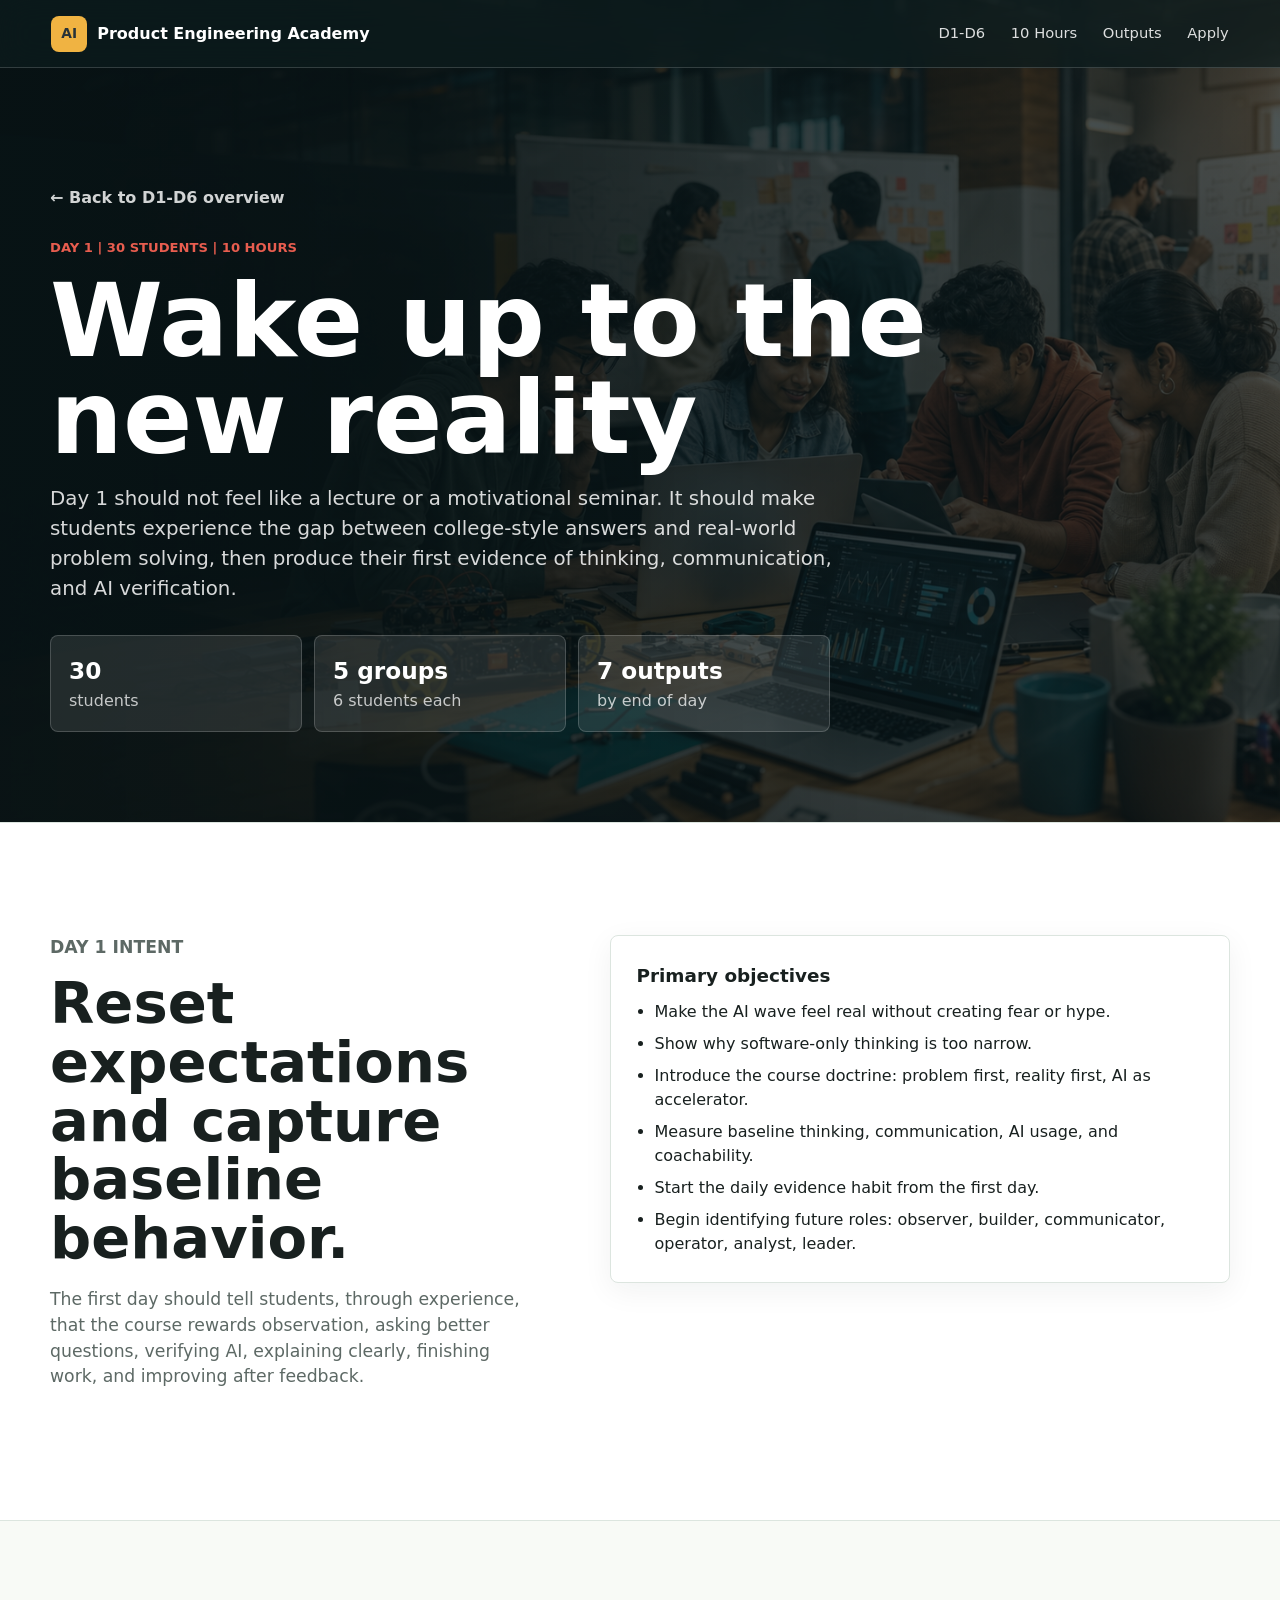
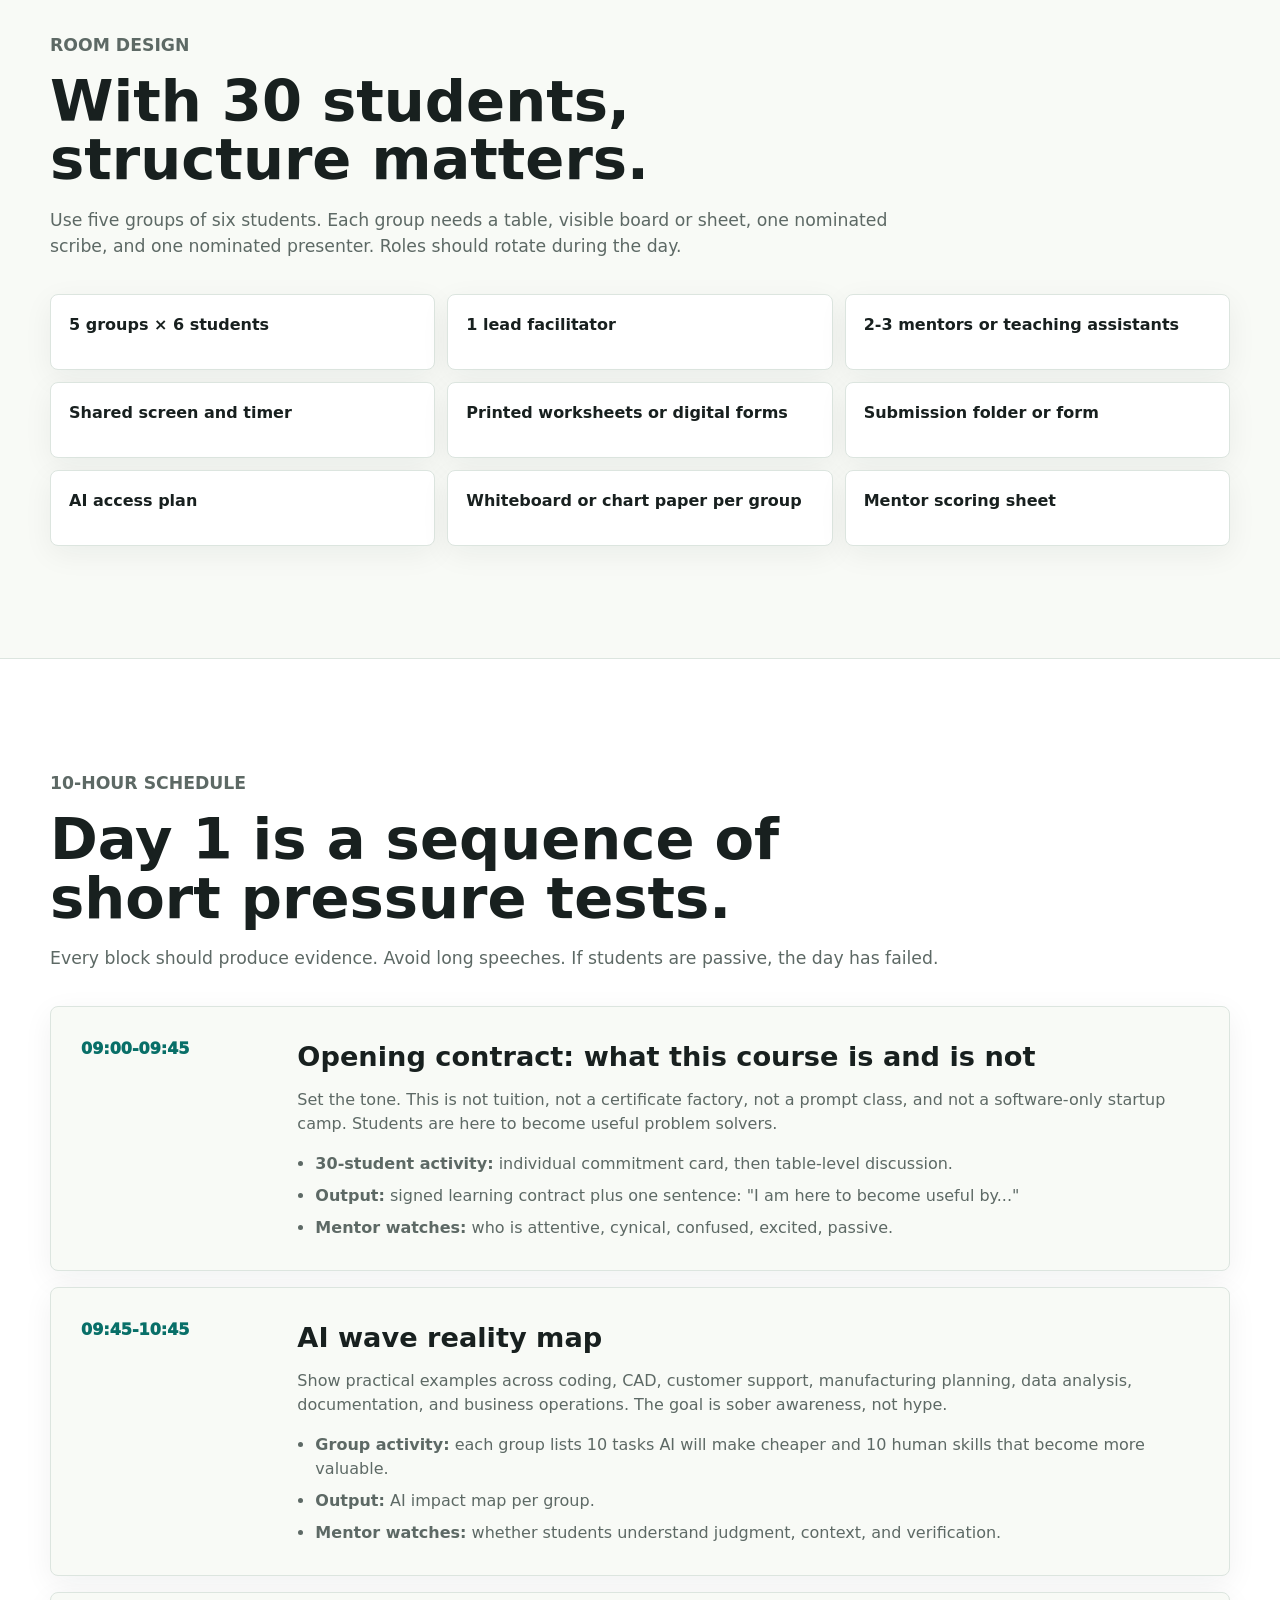
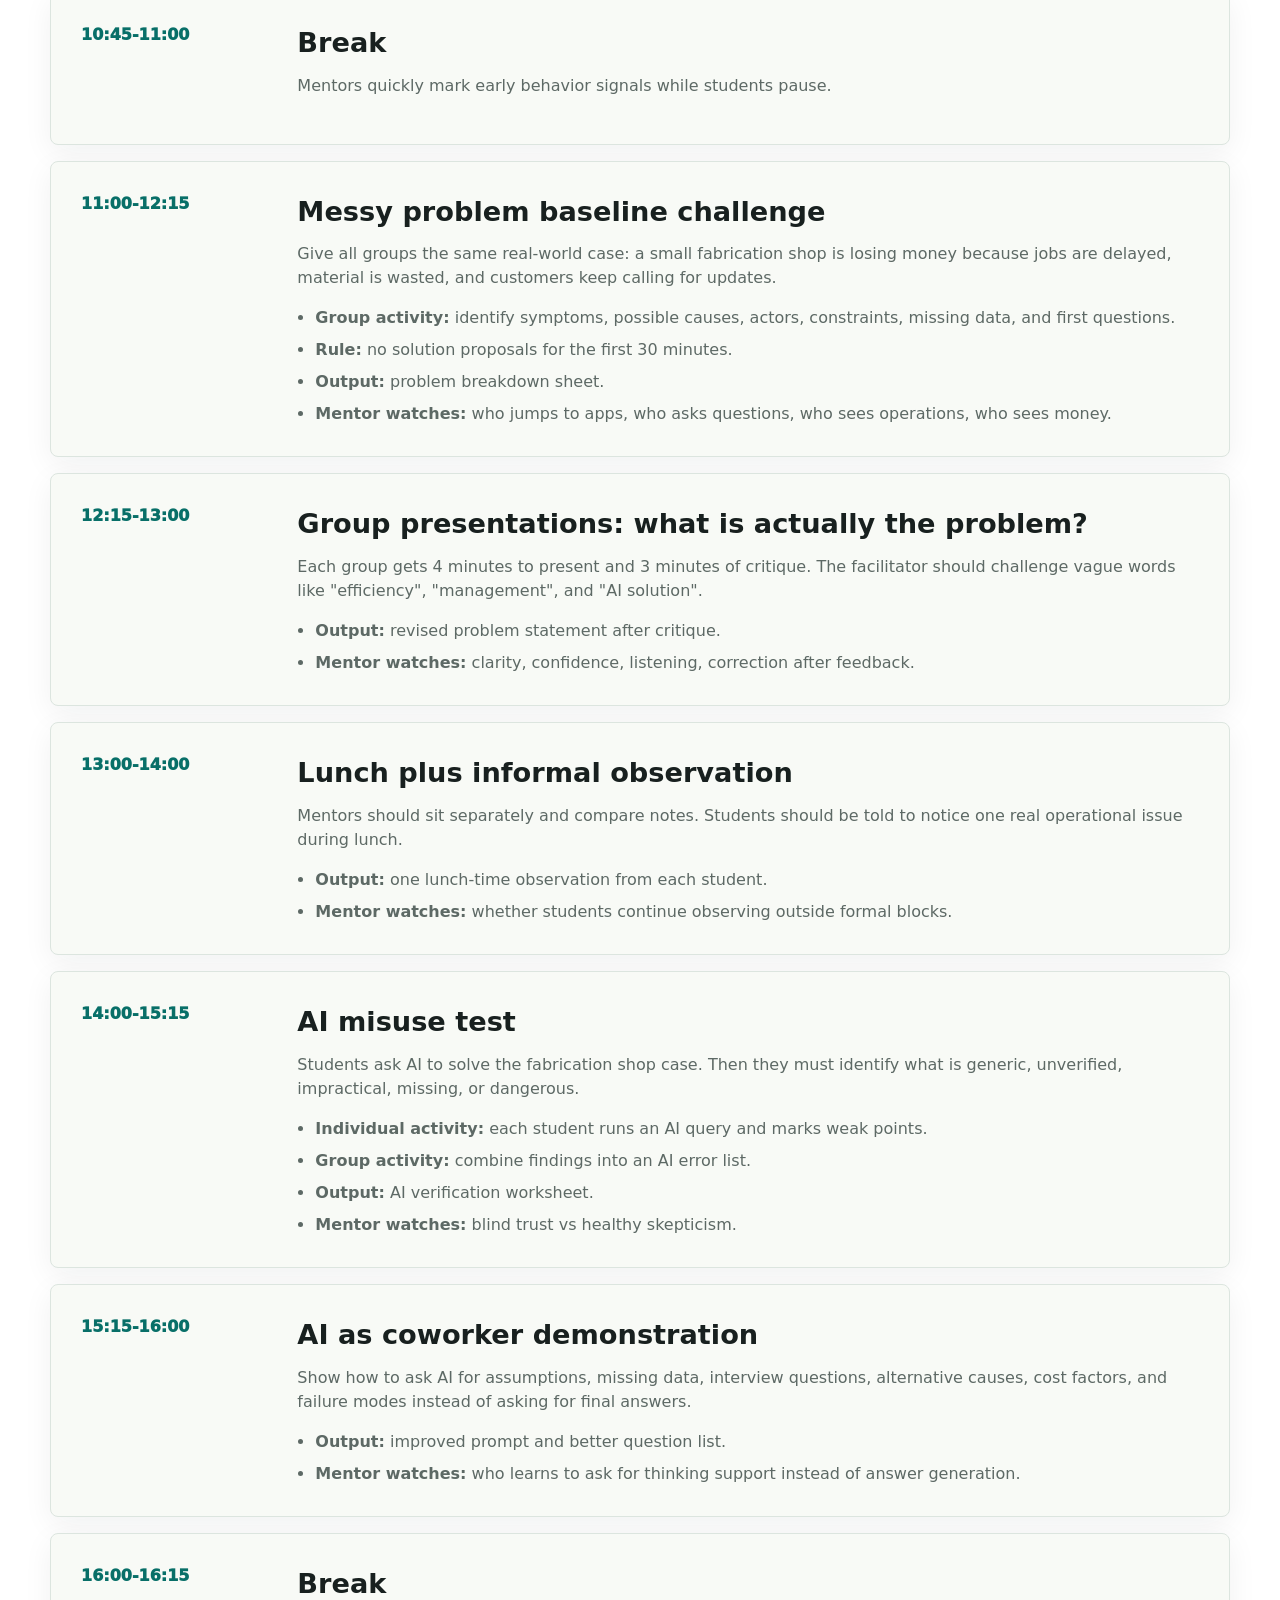
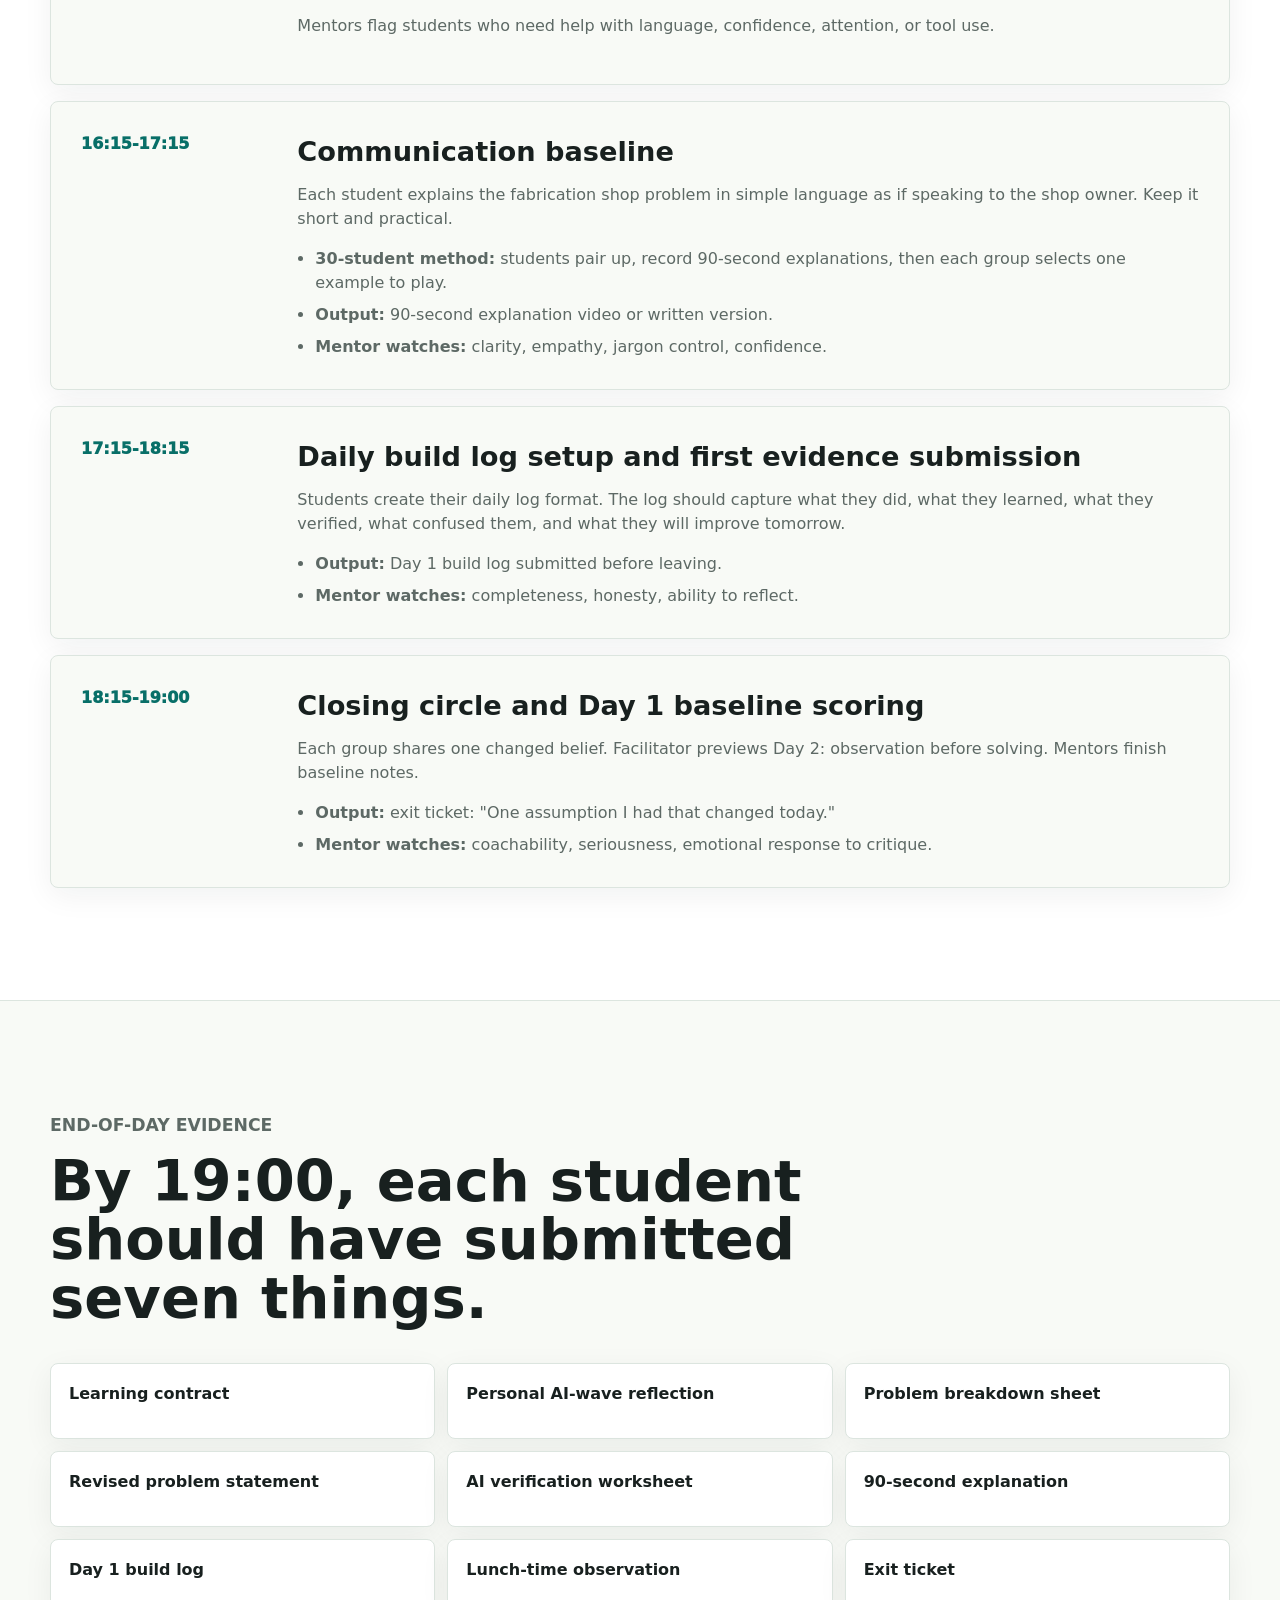
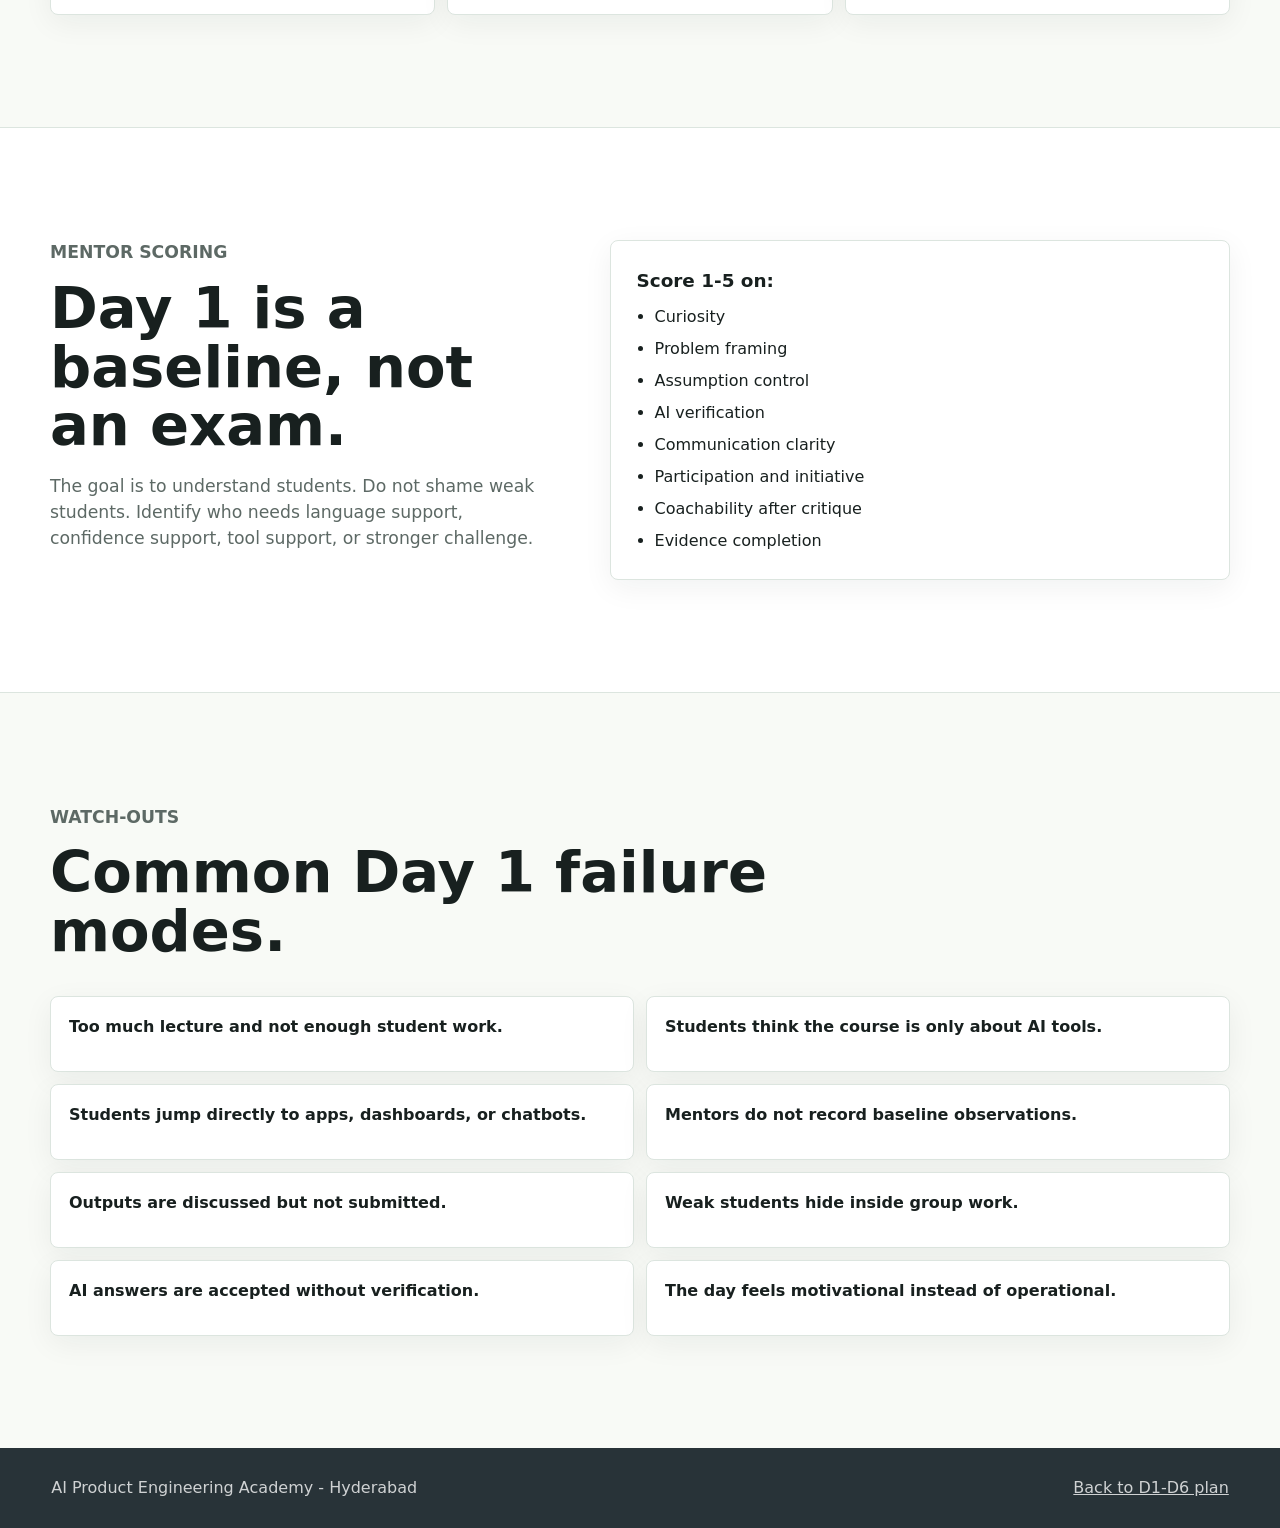
<file: day-01.html>
<!doctype html>
<html lang="en">
  <head>
    <meta charset="utf-8">
    <meta name="viewport" content="width=device-width, initial-scale=1">
    <title>Day 1 Plan | AI Product Engineering Academy</title>
    <meta name="description" content="Detailed Day 1 objectives and 10-hour facilitation plan for 30 students.">
    <link rel="stylesheet" href="styles.css">
  </head>
  <body>
    <header class="topbar" aria-label="Primary navigation">
      <a class="brand" href="index.html#top" aria-label="AI Product Engineering Academy home">
        <span class="brand-mark">AI</span>
        <span>Product Engineering Academy</span>
      </a>
      <nav>
        <a href="phase-01-days-01-06.html">D1-D6</a>
        <a href="#schedule">10 Hours</a>
        <a href="#outputs">Outputs</a>
        <a href="index.html#apply">Apply</a>
      </nav>
    </header>

    <main>
      <section class="detail-hero">
        <div class="section-inner detail-hero-inner">
          <a class="back-link" href="phase-01-days-01-06.html#days">← Back to D1-D6 overview</a>
          <p class="eyebrow">Day 1 | 30 students | 10 hours</p>
          <h1>Wake up to the new reality</h1>
          <p>Day 1 should not feel like a lecture or a motivational seminar. It should make students experience the gap between college-style answers and real-world problem solving, then produce their first evidence of thinking, communication, and AI verification.</p>
          <div class="detail-stats">
            <div><strong>30</strong><span>students</span></div>
            <div><strong>5 groups</strong><span>6 students each</span></div>
            <div><strong>7 outputs</strong><span>by end of day</span></div>
          </div>
        </div>
      </section>

      <section class="section-band">
        <div class="section-inner two-col">
          <div>
            <p class="eyebrow">Day 1 intent</p>
            <h2>Reset expectations and capture baseline behavior.</h2>
            <p>The first day should tell students, through experience, that the course rewards observation, asking better questions, verifying AI, explaining clearly, finishing work, and improving after feedback.</p>
          </div>
          <div class="outcome-list">
            <h3>Primary objectives</h3>
            <ul>
              <li>Make the AI wave feel real without creating fear or hype.</li>
              <li>Show why software-only thinking is too narrow.</li>
              <li>Introduce the course doctrine: problem first, reality first, AI as accelerator.</li>
              <li>Measure baseline thinking, communication, AI usage, and coachability.</li>
              <li>Start the daily evidence habit from the first day.</li>
              <li>Begin identifying future roles: observer, builder, communicator, operator, analyst, leader.</li>
            </ul>
          </div>
        </div>
      </section>

      <section class="section-inner">
        <div class="section-heading compact">
          <p class="eyebrow">Room design</p>
          <h2>With 30 students, structure matters.</h2>
          <p>Use five groups of six students. Each group needs a table, visible board or sheet, one nominated scribe, and one nominated presenter. Roles should rotate during the day.</p>
        </div>
        <div class="prep-grid">
          <div>5 groups × 6 students</div>
          <div>1 lead facilitator</div>
          <div>2-3 mentors or teaching assistants</div>
          <div>Shared screen and timer</div>
          <div>Printed worksheets or digital forms</div>
          <div>Submission folder or form</div>
          <div>AI access plan</div>
          <div>Whiteboard or chart paper per group</div>
          <div>Mentor scoring sheet</div>
        </div>
      </section>

      <section id="schedule" class="section-band">
        <div class="section-inner">
          <div class="section-heading compact">
            <p class="eyebrow">10-hour schedule</p>
            <h2>Day 1 is a sequence of short pressure tests.</h2>
            <p>Every block should produce evidence. Avoid long speeches. If students are passive, the day has failed.</p>
          </div>

          <div class="schedule-list">
            <article class="schedule-block">
              <span>09:00-09:45</span>
              <div>
                <h3>Opening contract: what this course is and is not</h3>
                <p>Set the tone. This is not tuition, not a certificate factory, not a prompt class, and not a software-only startup camp. Students are here to become useful problem solvers.</p>
                <ul>
                  <li><strong>30-student activity:</strong> individual commitment card, then table-level discussion.</li>
                  <li><strong>Output:</strong> signed learning contract plus one sentence: "I am here to become useful by..."</li>
                  <li><strong>Mentor watches:</strong> who is attentive, cynical, confused, excited, passive.</li>
                </ul>
              </div>
            </article>

            <article class="schedule-block">
              <span>09:45-10:45</span>
              <div>
                <h3>AI wave reality map</h3>
                <p>Show practical examples across coding, CAD, customer support, manufacturing planning, data analysis, documentation, and business operations. The goal is sober awareness, not hype.</p>
                <ul>
                  <li><strong>Group activity:</strong> each group lists 10 tasks AI will make cheaper and 10 human skills that become more valuable.</li>
                  <li><strong>Output:</strong> AI impact map per group.</li>
                  <li><strong>Mentor watches:</strong> whether students understand judgment, context, and verification.</li>
                </ul>
              </div>
            </article>

            <article class="schedule-block">
              <span>10:45-11:00</span>
              <div>
                <h3>Break</h3>
                <p>Mentors quickly mark early behavior signals while students pause.</p>
              </div>
            </article>

            <article class="schedule-block">
              <span>11:00-12:15</span>
              <div>
                <h3>Messy problem baseline challenge</h3>
                <p>Give all groups the same real-world case: a small fabrication shop is losing money because jobs are delayed, material is wasted, and customers keep calling for updates.</p>
                <ul>
                  <li><strong>Group activity:</strong> identify symptoms, possible causes, actors, constraints, missing data, and first questions.</li>
                  <li><strong>Rule:</strong> no solution proposals for the first 30 minutes.</li>
                  <li><strong>Output:</strong> problem breakdown sheet.</li>
                  <li><strong>Mentor watches:</strong> who jumps to apps, who asks questions, who sees operations, who sees money.</li>
                </ul>
              </div>
            </article>

            <article class="schedule-block">
              <span>12:15-13:00</span>
              <div>
                <h3>Group presentations: what is actually the problem?</h3>
                <p>Each group gets 4 minutes to present and 3 minutes of critique. The facilitator should challenge vague words like "efficiency", "management", and "AI solution".</p>
                <ul>
                  <li><strong>Output:</strong> revised problem statement after critique.</li>
                  <li><strong>Mentor watches:</strong> clarity, confidence, listening, correction after feedback.</li>
                </ul>
              </div>
            </article>

            <article class="schedule-block">
              <span>13:00-14:00</span>
              <div>
                <h3>Lunch plus informal observation</h3>
                <p>Mentors should sit separately and compare notes. Students should be told to notice one real operational issue during lunch.</p>
                <ul>
                  <li><strong>Output:</strong> one lunch-time observation from each student.</li>
                  <li><strong>Mentor watches:</strong> whether students continue observing outside formal blocks.</li>
                </ul>
              </div>
            </article>

            <article class="schedule-block">
              <span>14:00-15:15</span>
              <div>
                <h3>AI misuse test</h3>
                <p>Students ask AI to solve the fabrication shop case. Then they must identify what is generic, unverified, impractical, missing, or dangerous.</p>
                <ul>
                  <li><strong>Individual activity:</strong> each student runs an AI query and marks weak points.</li>
                  <li><strong>Group activity:</strong> combine findings into an AI error list.</li>
                  <li><strong>Output:</strong> AI verification worksheet.</li>
                  <li><strong>Mentor watches:</strong> blind trust vs healthy skepticism.</li>
                </ul>
              </div>
            </article>

            <article class="schedule-block">
              <span>15:15-16:00</span>
              <div>
                <h3>AI as coworker demonstration</h3>
                <p>Show how to ask AI for assumptions, missing data, interview questions, alternative causes, cost factors, and failure modes instead of asking for final answers.</p>
                <ul>
                  <li><strong>Output:</strong> improved prompt and better question list.</li>
                  <li><strong>Mentor watches:</strong> who learns to ask for thinking support instead of answer generation.</li>
                </ul>
              </div>
            </article>

            <article class="schedule-block">
              <span>16:00-16:15</span>
              <div>
                <h3>Break</h3>
                <p>Mentors flag students who need help with language, confidence, attention, or tool use.</p>
              </div>
            </article>

            <article class="schedule-block">
              <span>16:15-17:15</span>
              <div>
                <h3>Communication baseline</h3>
                <p>Each student explains the fabrication shop problem in simple language as if speaking to the shop owner. Keep it short and practical.</p>
                <ul>
                  <li><strong>30-student method:</strong> students pair up, record 90-second explanations, then each group selects one example to play.</li>
                  <li><strong>Output:</strong> 90-second explanation video or written version.</li>
                  <li><strong>Mentor watches:</strong> clarity, empathy, jargon control, confidence.</li>
                </ul>
              </div>
            </article>

            <article class="schedule-block">
              <span>17:15-18:15</span>
              <div>
                <h3>Daily build log setup and first evidence submission</h3>
                <p>Students create their daily log format. The log should capture what they did, what they learned, what they verified, what confused them, and what they will improve tomorrow.</p>
                <ul>
                  <li><strong>Output:</strong> Day 1 build log submitted before leaving.</li>
                  <li><strong>Mentor watches:</strong> completeness, honesty, ability to reflect.</li>
                </ul>
              </div>
            </article>

            <article class="schedule-block">
              <span>18:15-19:00</span>
              <div>
                <h3>Closing circle and Day 1 baseline scoring</h3>
                <p>Each group shares one changed belief. Facilitator previews Day 2: observation before solving. Mentors finish baseline notes.</p>
                <ul>
                  <li><strong>Output:</strong> exit ticket: "One assumption I had that changed today."</li>
                  <li><strong>Mentor watches:</strong> coachability, seriousness, emotional response to critique.</li>
                </ul>
              </div>
            </article>
          </div>
        </div>
      </section>

      <section id="outputs" class="section-inner">
        <div class="section-heading compact">
          <p class="eyebrow">End-of-day evidence</p>
          <h2>By 19:00, each student should have submitted seven things.</h2>
        </div>
        <div class="prep-grid">
          <div>Learning contract</div>
          <div>Personal AI-wave reflection</div>
          <div>Problem breakdown sheet</div>
          <div>Revised problem statement</div>
          <div>AI verification worksheet</div>
          <div>90-second explanation</div>
          <div>Day 1 build log</div>
          <div>Lunch-time observation</div>
          <div>Exit ticket</div>
        </div>
      </section>

      <section class="section-band">
        <div class="section-inner two-col">
          <div>
            <p class="eyebrow">Mentor scoring</p>
            <h2>Day 1 is a baseline, not an exam.</h2>
            <p>The goal is to understand students. Do not shame weak students. Identify who needs language support, confidence support, tool support, or stronger challenge.</p>
          </div>
          <div class="outcome-list">
            <h3>Score 1-5 on:</h3>
            <ul>
              <li>Curiosity</li>
              <li>Problem framing</li>
              <li>Assumption control</li>
              <li>AI verification</li>
              <li>Communication clarity</li>
              <li>Participation and initiative</li>
              <li>Coachability after critique</li>
              <li>Evidence completion</li>
            </ul>
          </div>
        </div>
      </section>

      <section class="section-inner">
        <div class="section-heading compact">
          <p class="eyebrow">Watch-outs</p>
          <h2>Common Day 1 failure modes.</h2>
        </div>
        <div class="review-grid">
          <div>Too much lecture and not enough student work.</div>
          <div>Students think the course is only about AI tools.</div>
          <div>Students jump directly to apps, dashboards, or chatbots.</div>
          <div>Mentors do not record baseline observations.</div>
          <div>Outputs are discussed but not submitted.</div>
          <div>Weak students hide inside group work.</div>
          <div>AI answers are accepted without verification.</div>
          <div>The day feels motivational instead of operational.</div>
        </div>
      </section>
    </main>

    <footer class="site-footer">
      <p>AI Product Engineering Academy - Hyderabad</p>
      <a href="phase-01-days-01-06.html">Back to D1-D6 plan</a>
    </footer>
  </body>
</html>
</file>
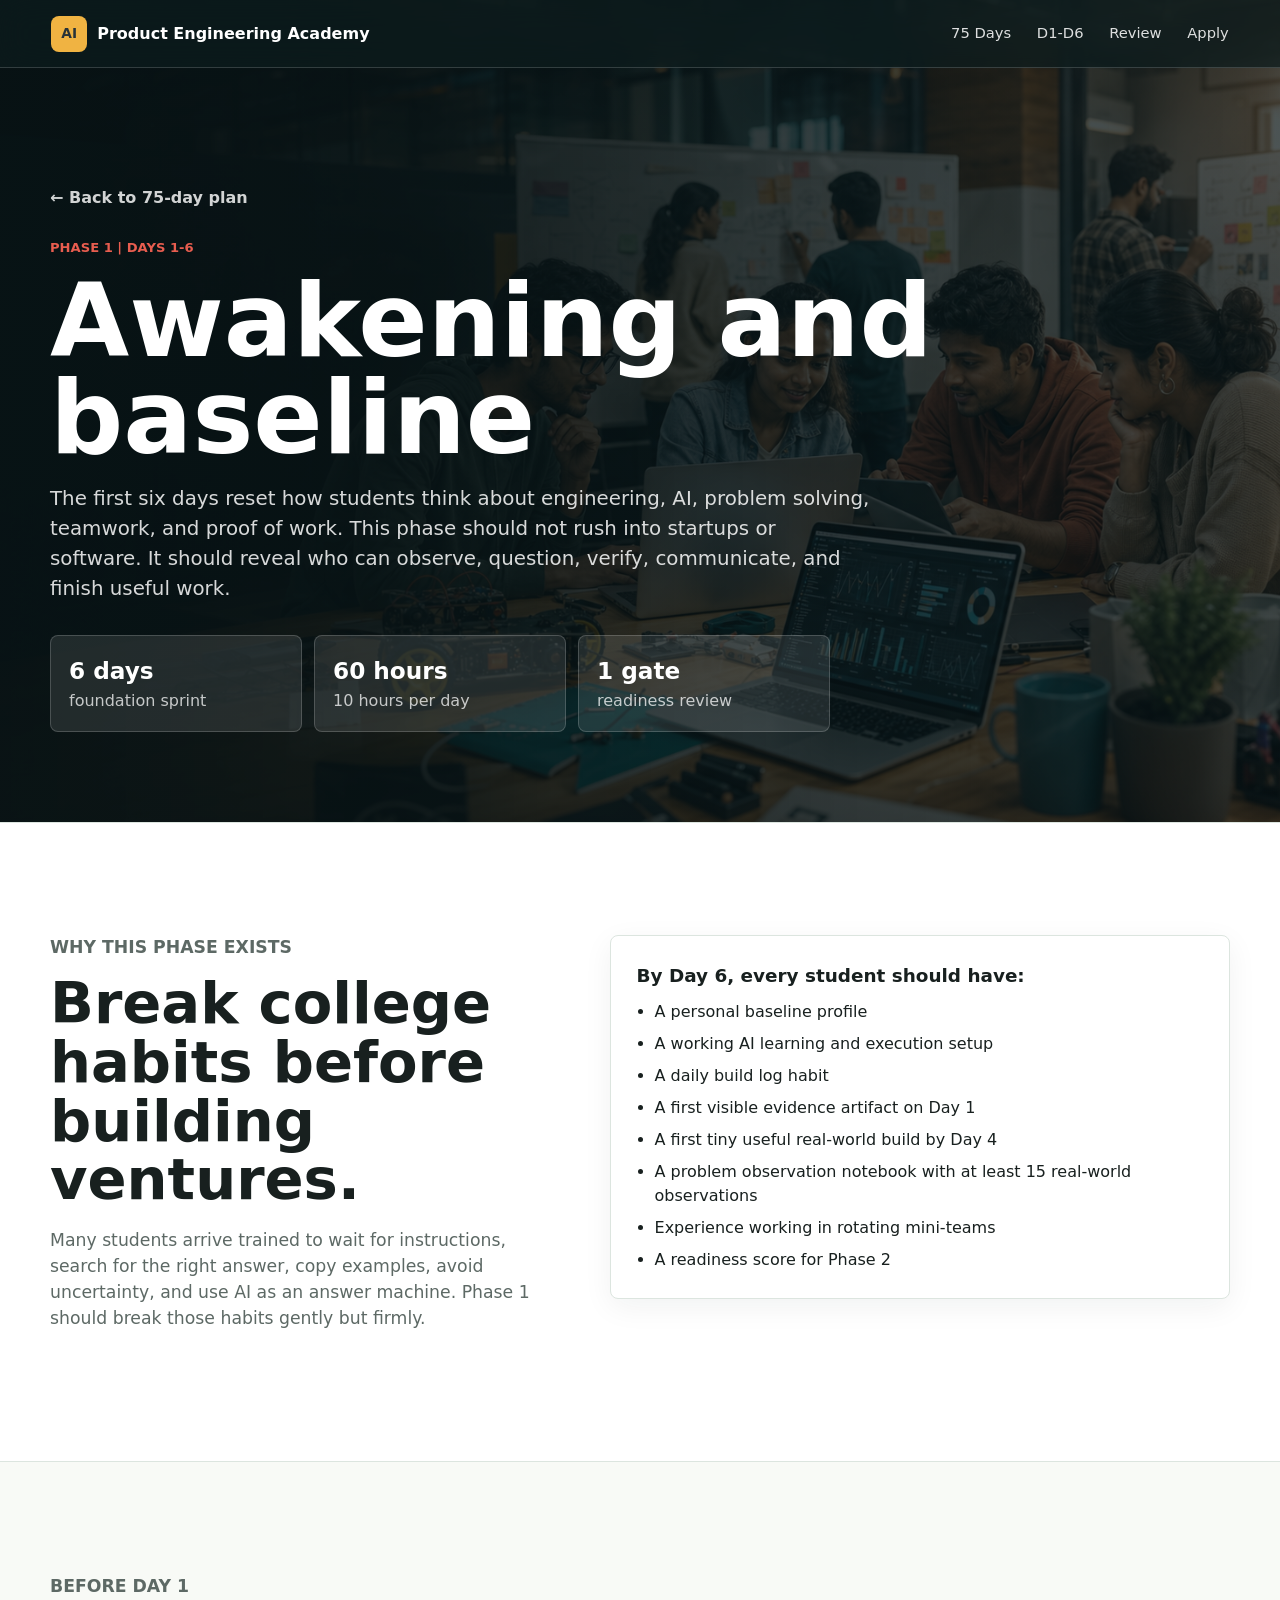
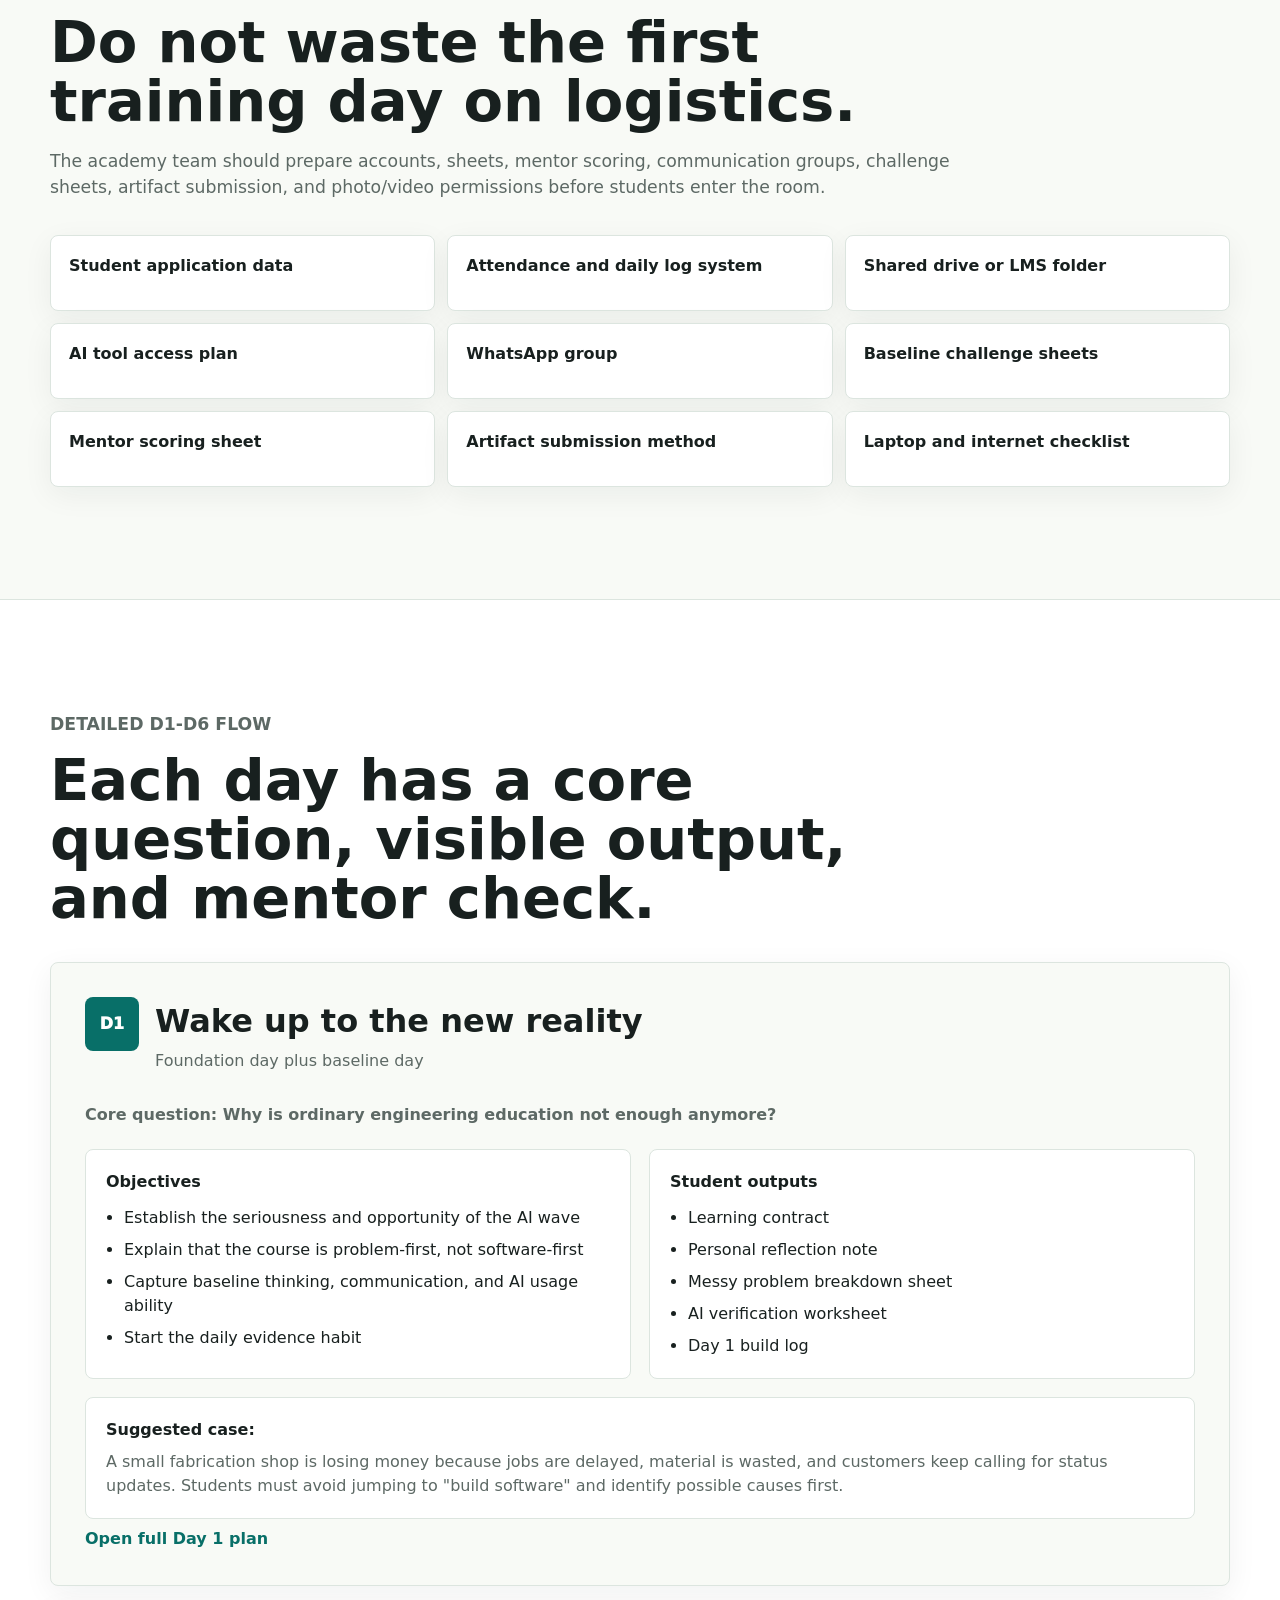
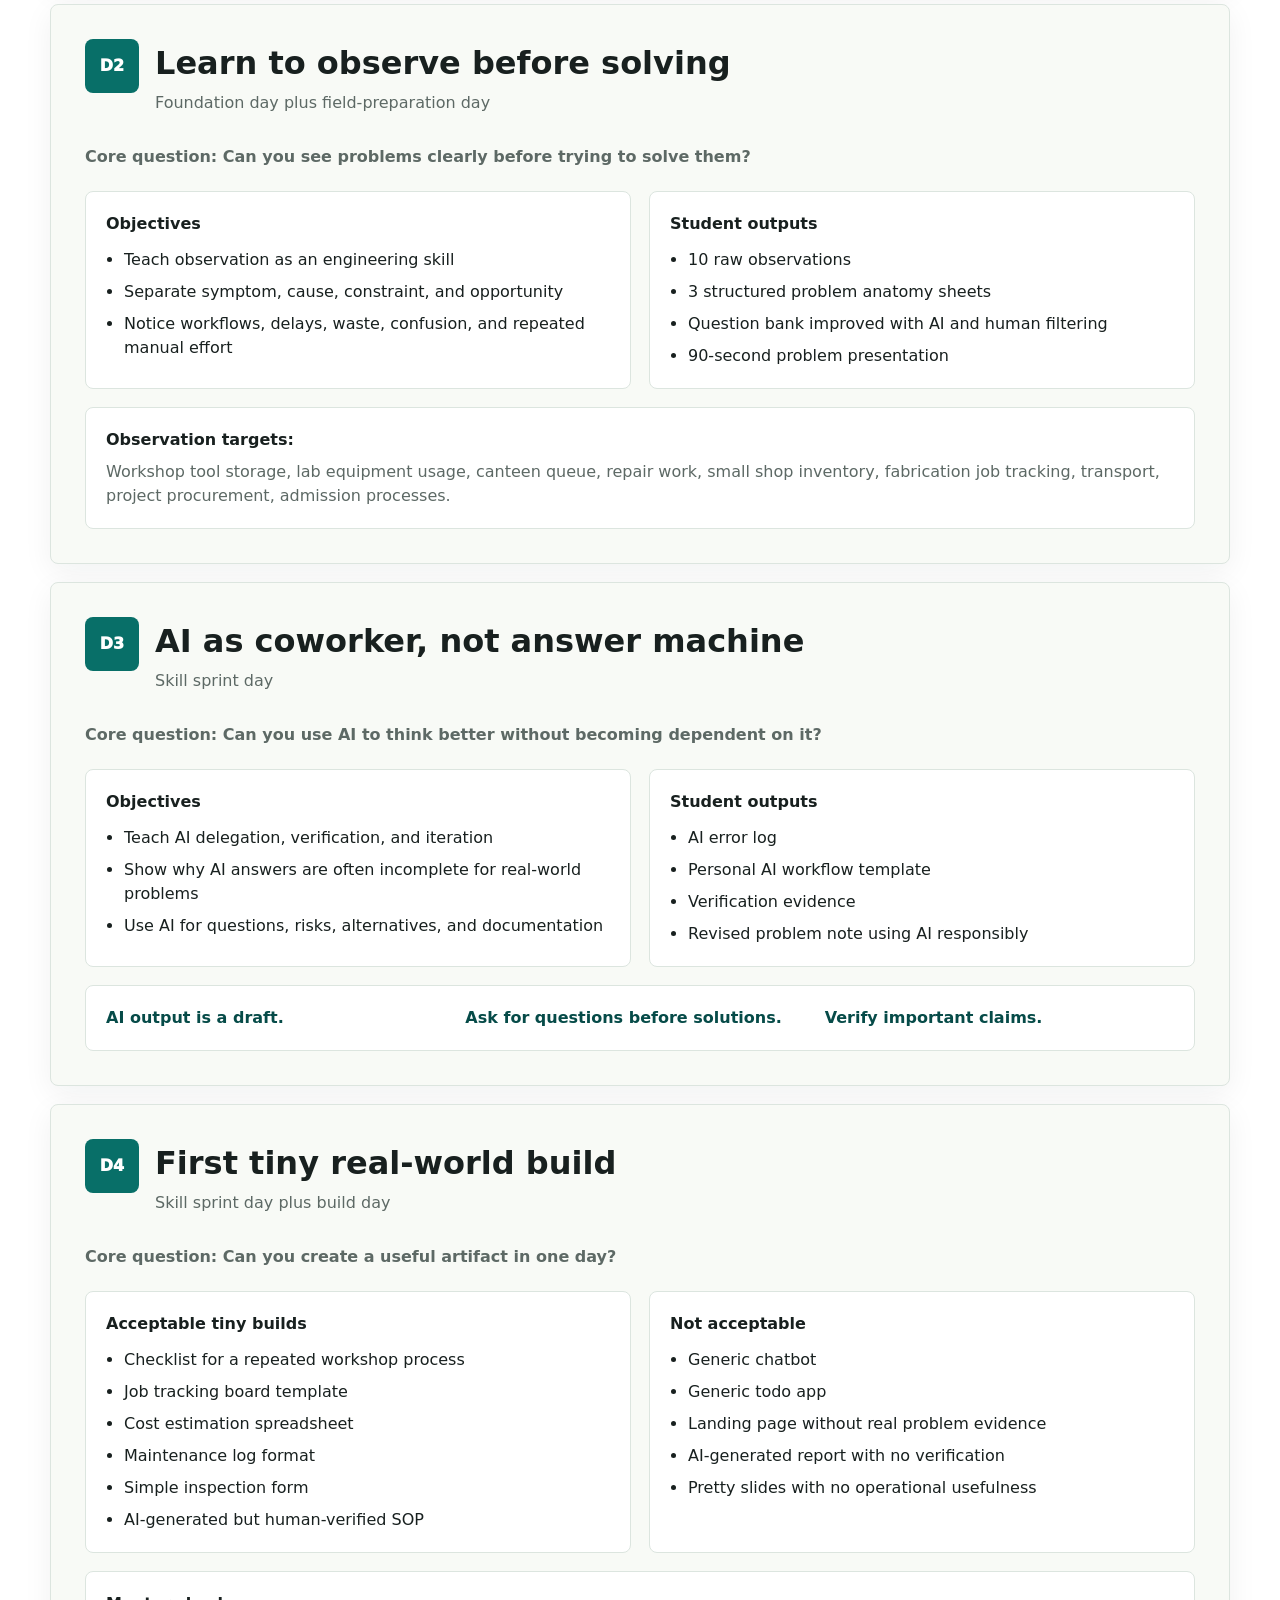
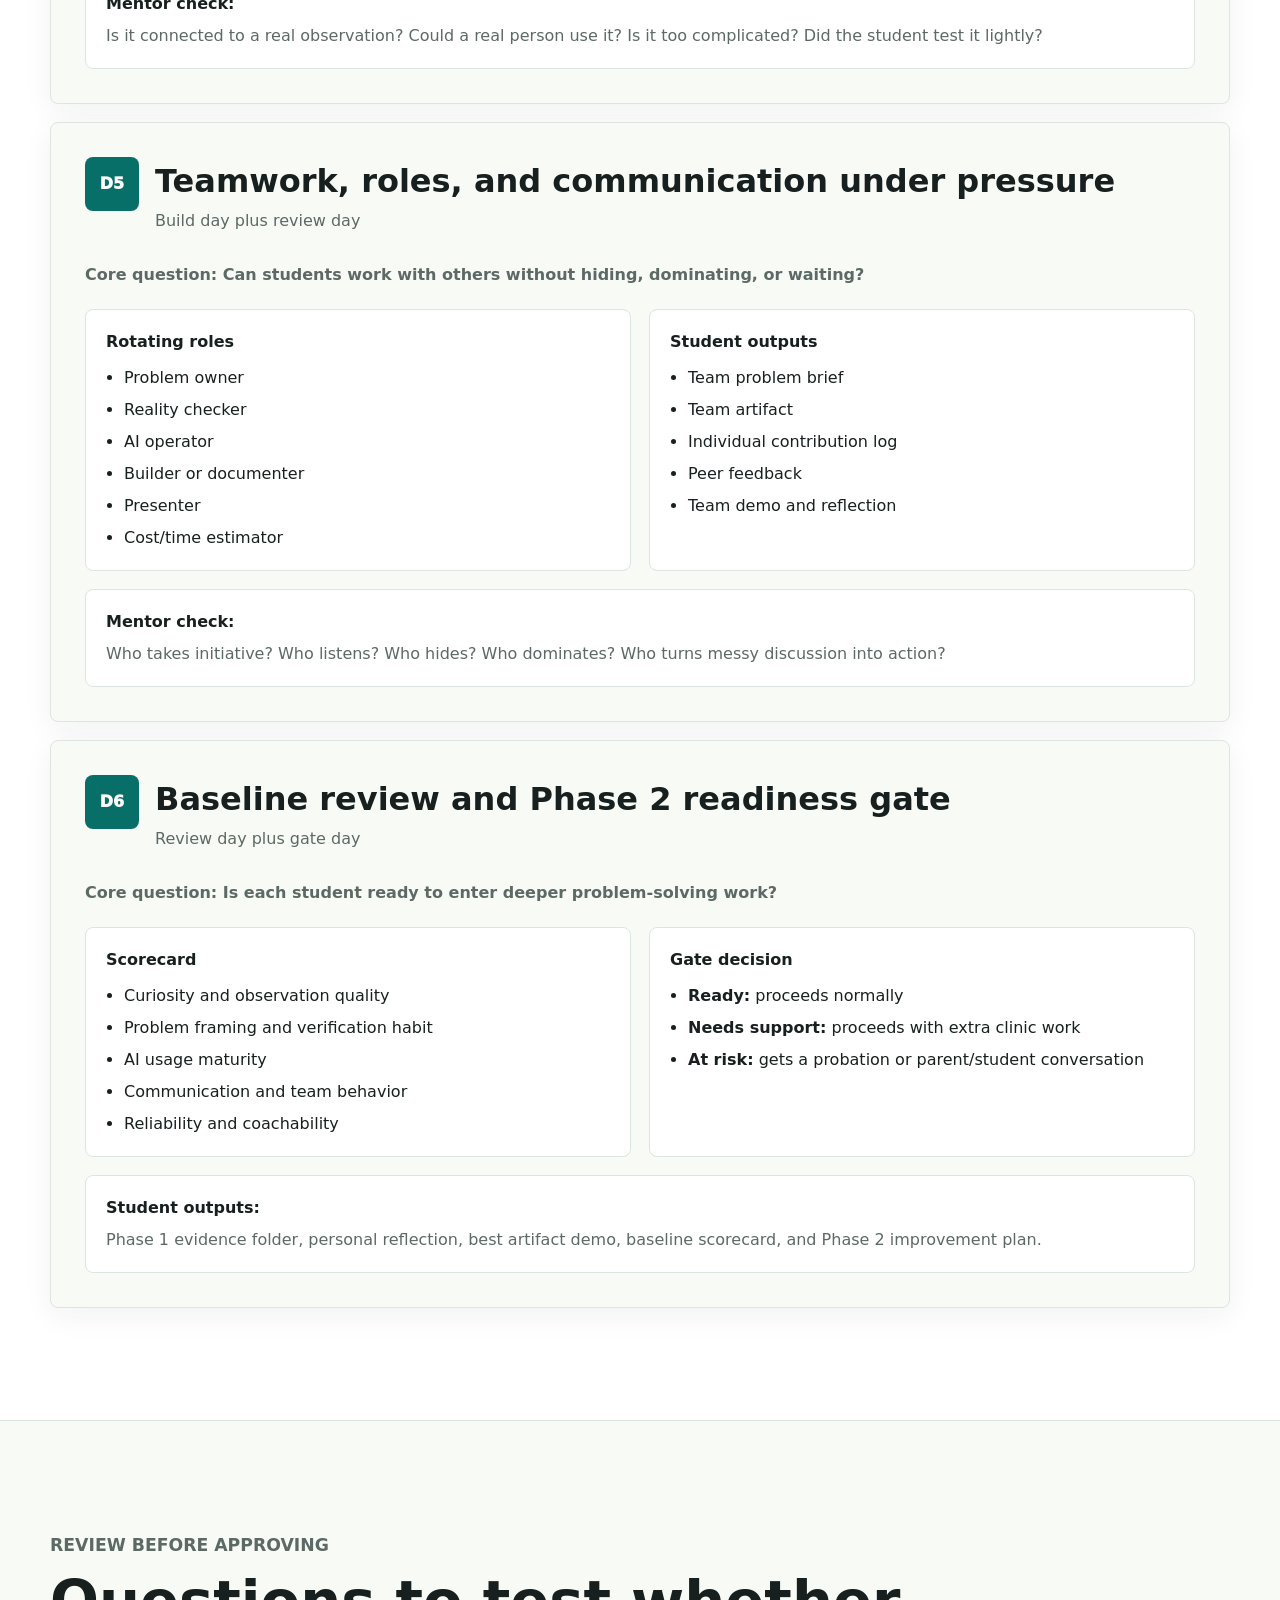
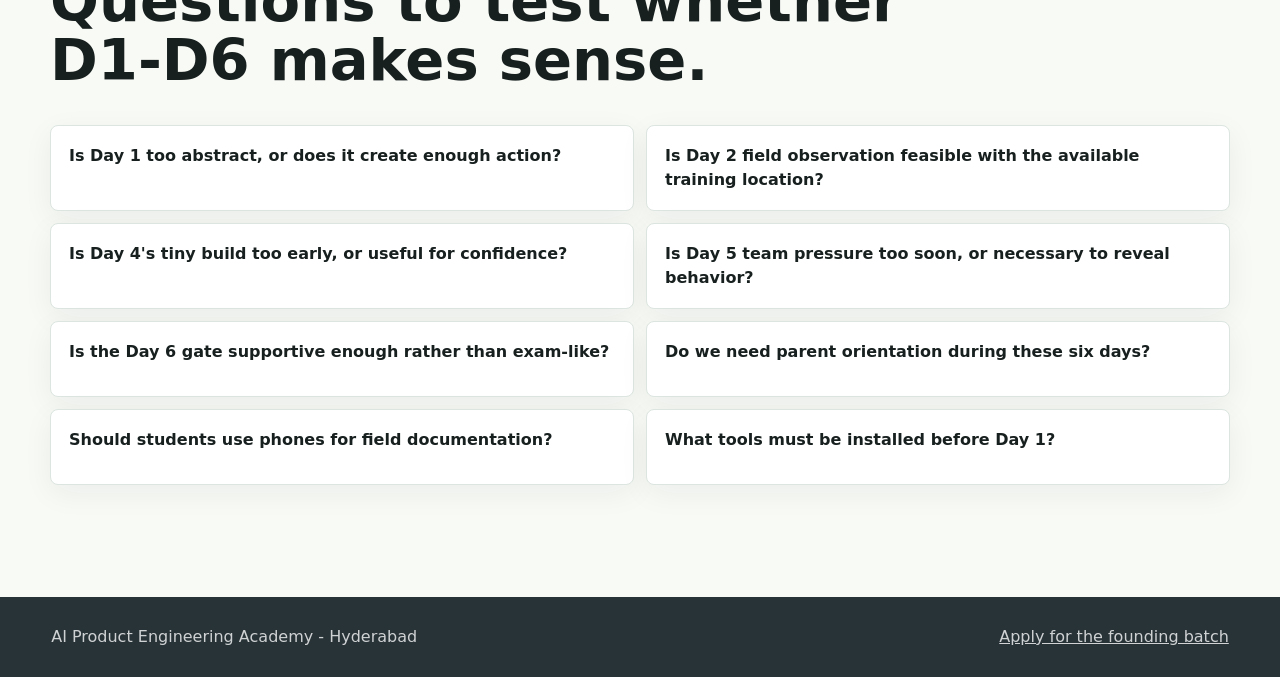
<file: phase-01-days-01-06.html>
<!doctype html>
<html lang="en">
  <head>
    <meta charset="utf-8">
    <meta name="viewport" content="width=device-width, initial-scale=1">
    <title>Days 1-6 | AI Product Engineering Academy</title>
    <meta name="description" content="Detailed first six days of the AI Product Engineering Academy foundation sprint.">
    <link rel="stylesheet" href="styles.css">
  </head>
  <body>
    <header class="topbar" aria-label="Primary navigation">
      <a class="brand" href="index.html#top" aria-label="AI Product Engineering Academy home">
        <span class="brand-mark">AI</span>
        <span>Product Engineering Academy</span>
      </a>
      <nav>
        <a href="index.html#curriculum">75 Days</a>
        <a href="#days">D1-D6</a>
        <a href="#review">Review</a>
        <a href="index.html#apply">Apply</a>
      </nav>
    </header>

    <main>
      <section class="detail-hero">
        <div class="section-inner detail-hero-inner">
          <a class="back-link" href="index.html#curriculum">← Back to 75-day plan</a>
          <p class="eyebrow">Phase 1 | Days 1-6</p>
          <h1>Awakening and baseline</h1>
          <p>The first six days reset how students think about engineering, AI, problem solving, teamwork, and proof of work. This phase should not rush into startups or software. It should reveal who can observe, question, verify, communicate, and finish useful work.</p>
          <div class="detail-stats">
            <div><strong>6 days</strong><span>foundation sprint</span></div>
            <div><strong>60 hours</strong><span>10 hours per day</span></div>
            <div><strong>1 gate</strong><span>readiness review</span></div>
          </div>
        </div>
      </section>

      <section class="section-band">
        <div class="section-inner two-col">
          <div>
            <p class="eyebrow">Why this phase exists</p>
            <h2>Break college habits before building ventures.</h2>
            <p>Many students arrive trained to wait for instructions, search for the right answer, copy examples, avoid uncertainty, and use AI as an answer machine. Phase 1 should break those habits gently but firmly.</p>
          </div>
          <div class="outcome-list">
            <h3>By Day 6, every student should have:</h3>
            <ul>
              <li>A personal baseline profile</li>
              <li>A working AI learning and execution setup</li>
              <li>A daily build log habit</li>
              <li>A first visible evidence artifact on Day 1</li>
              <li>A first tiny useful real-world build by Day 4</li>
              <li>A problem observation notebook with at least 15 real-world observations</li>
              <li>Experience working in rotating mini-teams</li>
              <li>A readiness score for Phase 2</li>
            </ul>
          </div>
        </div>
      </section>

      <section class="section-inner">
        <div class="section-heading compact">
          <p class="eyebrow">Before Day 1</p>
          <h2>Do not waste the first training day on logistics.</h2>
          <p>The academy team should prepare accounts, sheets, mentor scoring, communication groups, challenge sheets, artifact submission, and photo/video permissions before students enter the room.</p>
        </div>
        <div class="prep-grid">
          <div>Student application data</div>
          <div>Attendance and daily log system</div>
          <div>Shared drive or LMS folder</div>
          <div>AI tool access plan</div>
          <div>WhatsApp group</div>
          <div>Baseline challenge sheets</div>
          <div>Mentor scoring sheet</div>
          <div>Artifact submission method</div>
          <div>Laptop and internet checklist</div>
        </div>
      </section>

      <section id="days" class="section-band">
        <div class="section-inner">
          <div class="section-heading compact">
            <p class="eyebrow">Detailed D1-D6 flow</p>
            <h2>Each day has a core question, visible output, and mentor check.</h2>
          </div>

          <div class="day-detail-list">
            <article class="day-detail">
              <div class="day-detail-head">
                <span>D1</span>
                <div>
                  <h3>Wake up to the new reality</h3>
                  <p>Foundation day plus baseline day</p>
                </div>
              </div>
              <p class="core-question">Core question: Why is ordinary engineering education not enough anymore?</p>
              <div class="detail-columns">
                <div>
                  <h4>Objectives</h4>
                  <ul>
                    <li>Establish the seriousness and opportunity of the AI wave</li>
                    <li>Explain that the course is problem-first, not software-first</li>
                    <li>Capture baseline thinking, communication, and AI usage ability</li>
                    <li>Start the daily evidence habit</li>
                  </ul>
                </div>
                <div>
                  <h4>Student outputs</h4>
                  <ul>
                    <li>Learning contract</li>
                    <li>Personal reflection note</li>
                    <li>Messy problem breakdown sheet</li>
                    <li>AI verification worksheet</li>
                    <li>Day 1 build log</li>
                  </ul>
                </div>
              </div>
              <div class="case-box">
                <strong>Suggested case:</strong>
                <p>A small fabrication shop is losing money because jobs are delayed, material is wasted, and customers keep calling for status updates. Students must avoid jumping to "build software" and identify possible causes first.</p>
              </div>
              <a class="text-link" href="day-01.html">Open full Day 1 plan</a>
            </article>

            <article class="day-detail">
              <div class="day-detail-head">
                <span>D2</span>
                <div>
                  <h3>Learn to observe before solving</h3>
                  <p>Foundation day plus field-preparation day</p>
                </div>
              </div>
              <p class="core-question">Core question: Can you see problems clearly before trying to solve them?</p>
              <div class="detail-columns">
                <div>
                  <h4>Objectives</h4>
                  <ul>
                    <li>Teach observation as an engineering skill</li>
                    <li>Separate symptom, cause, constraint, and opportunity</li>
                    <li>Notice workflows, delays, waste, confusion, and repeated manual effort</li>
                  </ul>
                </div>
                <div>
                  <h4>Student outputs</h4>
                  <ul>
                    <li>10 raw observations</li>
                    <li>3 structured problem anatomy sheets</li>
                    <li>Question bank improved with AI and human filtering</li>
                    <li>90-second problem presentation</li>
                  </ul>
                </div>
              </div>
              <div class="case-box">
                <strong>Observation targets:</strong>
                <p>Workshop tool storage, lab equipment usage, canteen queue, repair work, small shop inventory, fabrication job tracking, transport, project procurement, admission processes.</p>
              </div>
            </article>

            <article class="day-detail">
              <div class="day-detail-head">
                <span>D3</span>
                <div>
                  <h3>AI as coworker, not answer machine</h3>
                  <p>Skill sprint day</p>
                </div>
              </div>
              <p class="core-question">Core question: Can you use AI to think better without becoming dependent on it?</p>
              <div class="detail-columns">
                <div>
                  <h4>Objectives</h4>
                  <ul>
                    <li>Teach AI delegation, verification, and iteration</li>
                    <li>Show why AI answers are often incomplete for real-world problems</li>
                    <li>Use AI for questions, risks, alternatives, and documentation</li>
                  </ul>
                </div>
                <div>
                  <h4>Student outputs</h4>
                  <ul>
                    <li>AI error log</li>
                    <li>Personal AI workflow template</li>
                    <li>Verification evidence</li>
                    <li>Revised problem note using AI responsibly</li>
                  </ul>
                </div>
              </div>
              <div class="rule-strip">
                <span>AI output is a draft.</span>
                <span>Ask for questions before solutions.</span>
                <span>Verify important claims.</span>
              </div>
            </article>

            <article class="day-detail">
              <div class="day-detail-head">
                <span>D4</span>
                <div>
                  <h3>First tiny real-world build</h3>
                  <p>Skill sprint day plus build day</p>
                </div>
              </div>
              <p class="core-question">Core question: Can you create a useful artifact in one day?</p>
              <div class="detail-columns">
                <div>
                  <h4>Acceptable tiny builds</h4>
                  <ul>
                    <li>Checklist for a repeated workshop process</li>
                    <li>Job tracking board template</li>
                    <li>Cost estimation spreadsheet</li>
                    <li>Maintenance log format</li>
                    <li>Simple inspection form</li>
                    <li>AI-generated but human-verified SOP</li>
                  </ul>
                </div>
                <div>
                  <h4>Not acceptable</h4>
                  <ul>
                    <li>Generic chatbot</li>
                    <li>Generic todo app</li>
                    <li>Landing page without real problem evidence</li>
                    <li>AI-generated report with no verification</li>
                    <li>Pretty slides with no operational usefulness</li>
                  </ul>
                </div>
              </div>
              <div class="case-box">
                <strong>Mentor check:</strong>
                <p>Is it connected to a real observation? Could a real person use it? Is it too complicated? Did the student test it lightly?</p>
              </div>
            </article>

            <article class="day-detail">
              <div class="day-detail-head">
                <span>D5</span>
                <div>
                  <h3>Teamwork, roles, and communication under pressure</h3>
                  <p>Build day plus review day</p>
                </div>
              </div>
              <p class="core-question">Core question: Can students work with others without hiding, dominating, or waiting?</p>
              <div class="detail-columns">
                <div>
                  <h4>Rotating roles</h4>
                  <ul>
                    <li>Problem owner</li>
                    <li>Reality checker</li>
                    <li>AI operator</li>
                    <li>Builder or documenter</li>
                    <li>Presenter</li>
                    <li>Cost/time estimator</li>
                  </ul>
                </div>
                <div>
                  <h4>Student outputs</h4>
                  <ul>
                    <li>Team problem brief</li>
                    <li>Team artifact</li>
                    <li>Individual contribution log</li>
                    <li>Peer feedback</li>
                    <li>Team demo and reflection</li>
                  </ul>
                </div>
              </div>
              <div class="case-box">
                <strong>Mentor check:</strong>
                <p>Who takes initiative? Who listens? Who hides? Who dominates? Who turns messy discussion into action?</p>
              </div>
            </article>

            <article class="day-detail">
              <div class="day-detail-head">
                <span>D6</span>
                <div>
                  <h3>Baseline review and Phase 2 readiness gate</h3>
                  <p>Review day plus gate day</p>
                </div>
              </div>
              <p class="core-question">Core question: Is each student ready to enter deeper problem-solving work?</p>
              <div class="detail-columns">
                <div>
                  <h4>Scorecard</h4>
                  <ul>
                    <li>Curiosity and observation quality</li>
                    <li>Problem framing and verification habit</li>
                    <li>AI usage maturity</li>
                    <li>Communication and team behavior</li>
                    <li>Reliability and coachability</li>
                  </ul>
                </div>
                <div>
                  <h4>Gate decision</h4>
                  <ul>
                    <li><strong>Ready:</strong> proceeds normally</li>
                    <li><strong>Needs support:</strong> proceeds with extra clinic work</li>
                    <li><strong>At risk:</strong> gets a probation or parent/student conversation</li>
                  </ul>
                </div>
              </div>
              <div class="case-box">
                <strong>Student outputs:</strong>
                <p>Phase 1 evidence folder, personal reflection, best artifact demo, baseline scorecard, and Phase 2 improvement plan.</p>
              </div>
            </article>
          </div>
        </div>
      </section>

      <section id="review" class="section-inner">
        <div class="section-heading compact">
          <p class="eyebrow">Review before approving</p>
          <h2>Questions to test whether D1-D6 makes sense.</h2>
        </div>
        <div class="review-grid">
          <div>Is Day 1 too abstract, or does it create enough action?</div>
          <div>Is Day 2 field observation feasible with the available training location?</div>
          <div>Is Day 4's tiny build too early, or useful for confidence?</div>
          <div>Is Day 5 team pressure too soon, or necessary to reveal behavior?</div>
          <div>Is the Day 6 gate supportive enough rather than exam-like?</div>
          <div>Do we need parent orientation during these six days?</div>
          <div>Should students use phones for field documentation?</div>
          <div>What tools must be installed before Day 1?</div>
        </div>
      </section>
    </main>

    <footer class="site-footer">
      <p>AI Product Engineering Academy - Hyderabad</p>
      <a href="index.html#apply">Apply for the founding batch</a>
    </footer>
  </body>
</html>
</file>
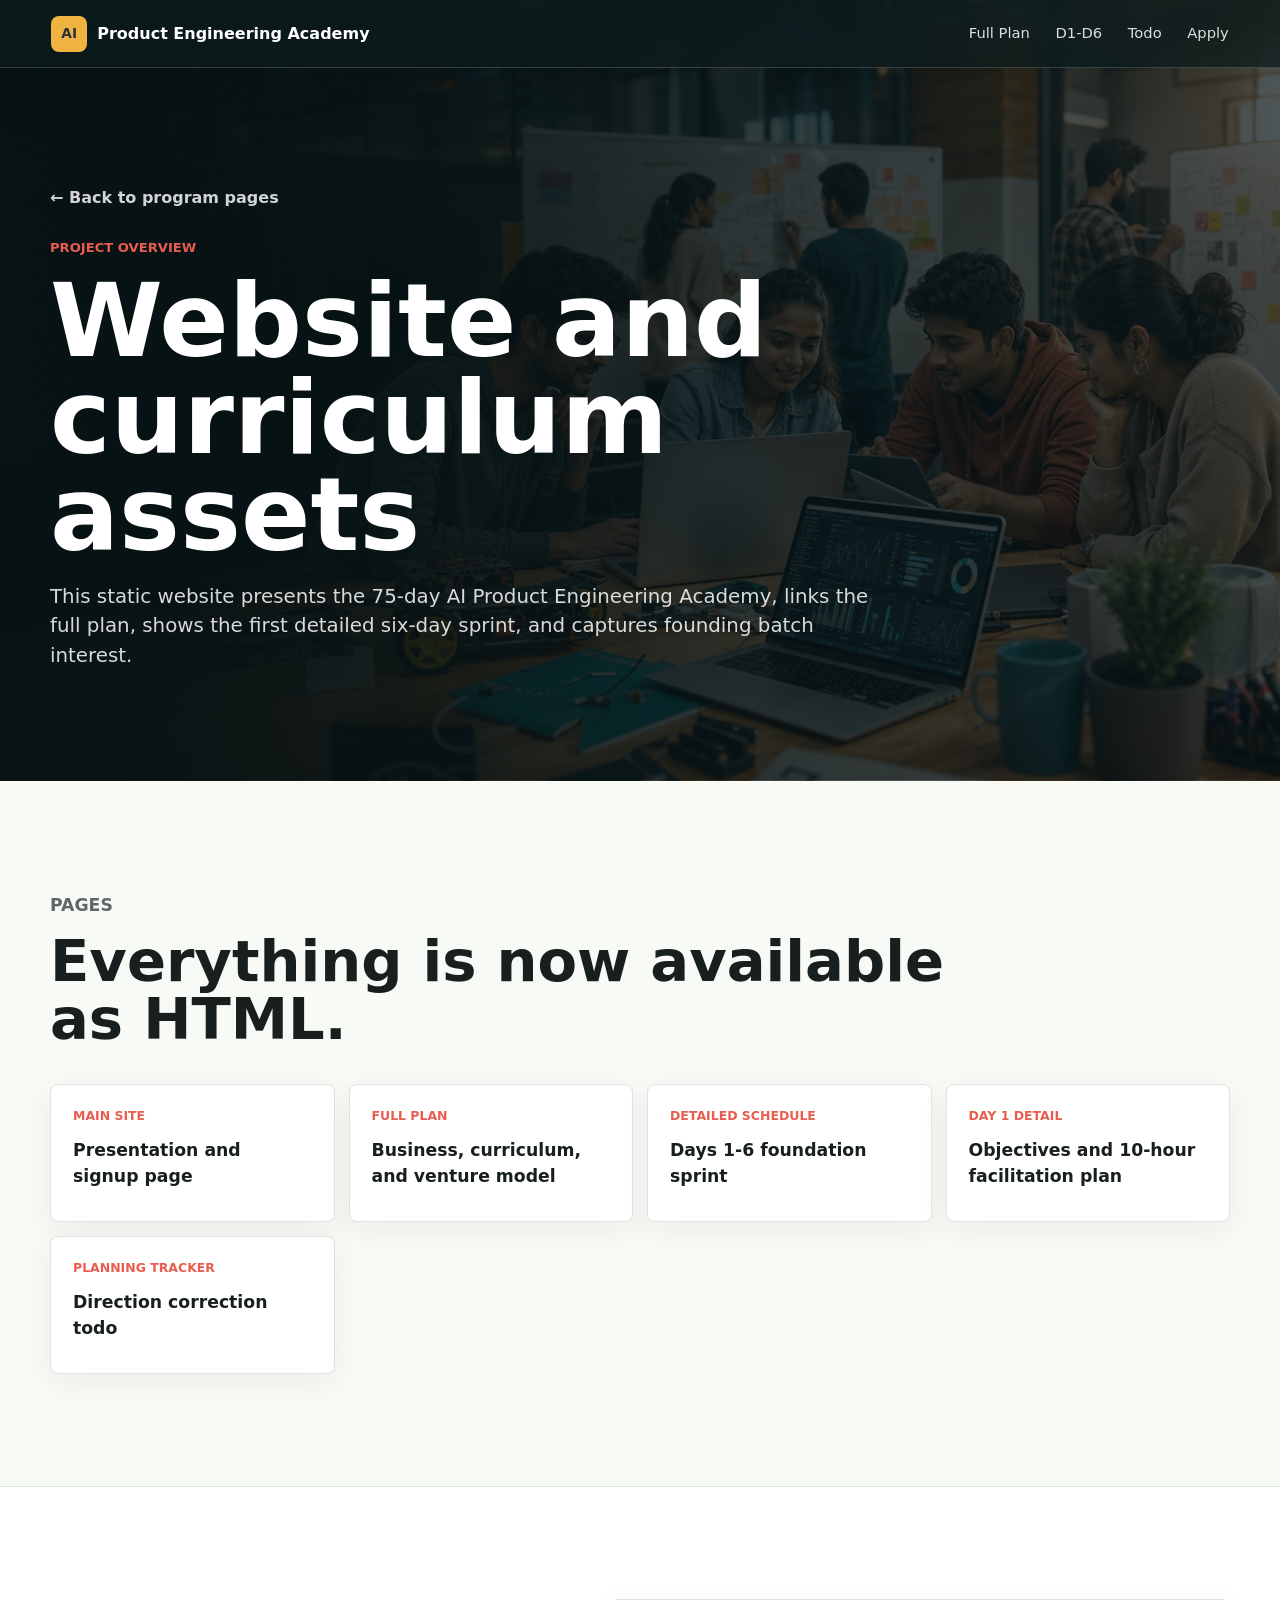
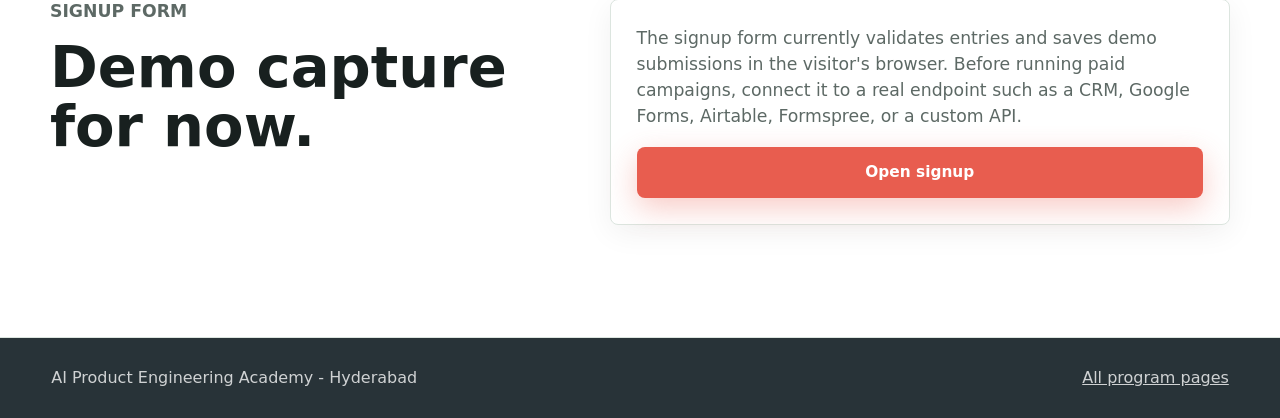
<file: project-overview.html>
<!doctype html>
<html lang="en">
  <head>
    <meta charset="utf-8">
    <meta name="viewport" content="width=device-width, initial-scale=1">
    <title>Project Overview | AI Product Engineering Academy</title>
    <meta name="description" content="Website project overview for the AI Product Engineering Academy.">
    <link rel="stylesheet" href="styles.css">
  </head>
  <body>
    <header class="topbar" aria-label="Primary navigation">
      <a class="brand" href="index.html#top" aria-label="AI Product Engineering Academy home">
        <span class="brand-mark">AI</span>
        <span>Product Engineering Academy</span>
      </a>
      <nav>
        <a href="course-plan.html">Full Plan</a>
        <a href="phase-01-days-01-06.html">D1-D6</a>
        <a href="update-todo.html">Todo</a>
        <a href="index.html#apply">Apply</a>
      </nav>
    </header>

    <main>
      <section class="detail-hero">
        <div class="section-inner detail-hero-inner">
          <a class="back-link" href="index.html#pages">← Back to program pages</a>
          <p class="eyebrow">Project overview</p>
          <h1>Website and curriculum assets</h1>
          <p>This static website presents the 75-day AI Product Engineering Academy, links the full plan, shows the first detailed six-day sprint, and captures founding batch interest.</p>
        </div>
      </section>

      <section class="section-inner">
        <div class="section-heading compact">
          <p class="eyebrow">Pages</p>
          <h2>Everything is now available as HTML.</h2>
        </div>
        <div class="resource-grid">
          <a href="index.html">
            <span>Main site</span>
            <strong>Presentation and signup page</strong>
          </a>
          <a href="course-plan.html">
            <span>Full plan</span>
            <strong>Business, curriculum, and venture model</strong>
          </a>
          <a href="phase-01-days-01-06.html">
            <span>Detailed schedule</span>
            <strong>Days 1-6 foundation sprint</strong>
          </a>
          <a href="day-01.html">
            <span>Day 1 detail</span>
            <strong>Objectives and 10-hour facilitation plan</strong>
          </a>
          <a href="update-todo.html">
            <span>Planning tracker</span>
            <strong>Direction correction todo</strong>
          </a>
        </div>
      </section>

      <section class="section-band">
        <div class="section-inner two-col">
          <div>
            <p class="eyebrow">Signup form</p>
            <h2>Demo capture for now.</h2>
          </div>
          <div class="outcome-list">
            <p>The signup form currently validates entries and saves demo submissions in the visitor's browser. Before running paid campaigns, connect it to a real endpoint such as a CRM, Google Forms, Airtable, Formspree, or a custom API.</p>
            <a class="button primary" href="index.html#apply">Open signup</a>
          </div>
        </div>
      </section>
    </main>

    <footer class="site-footer">
      <p>AI Product Engineering Academy - Hyderabad</p>
      <a href="index.html#pages">All program pages</a>
    </footer>
  </body>
</html>
</file>
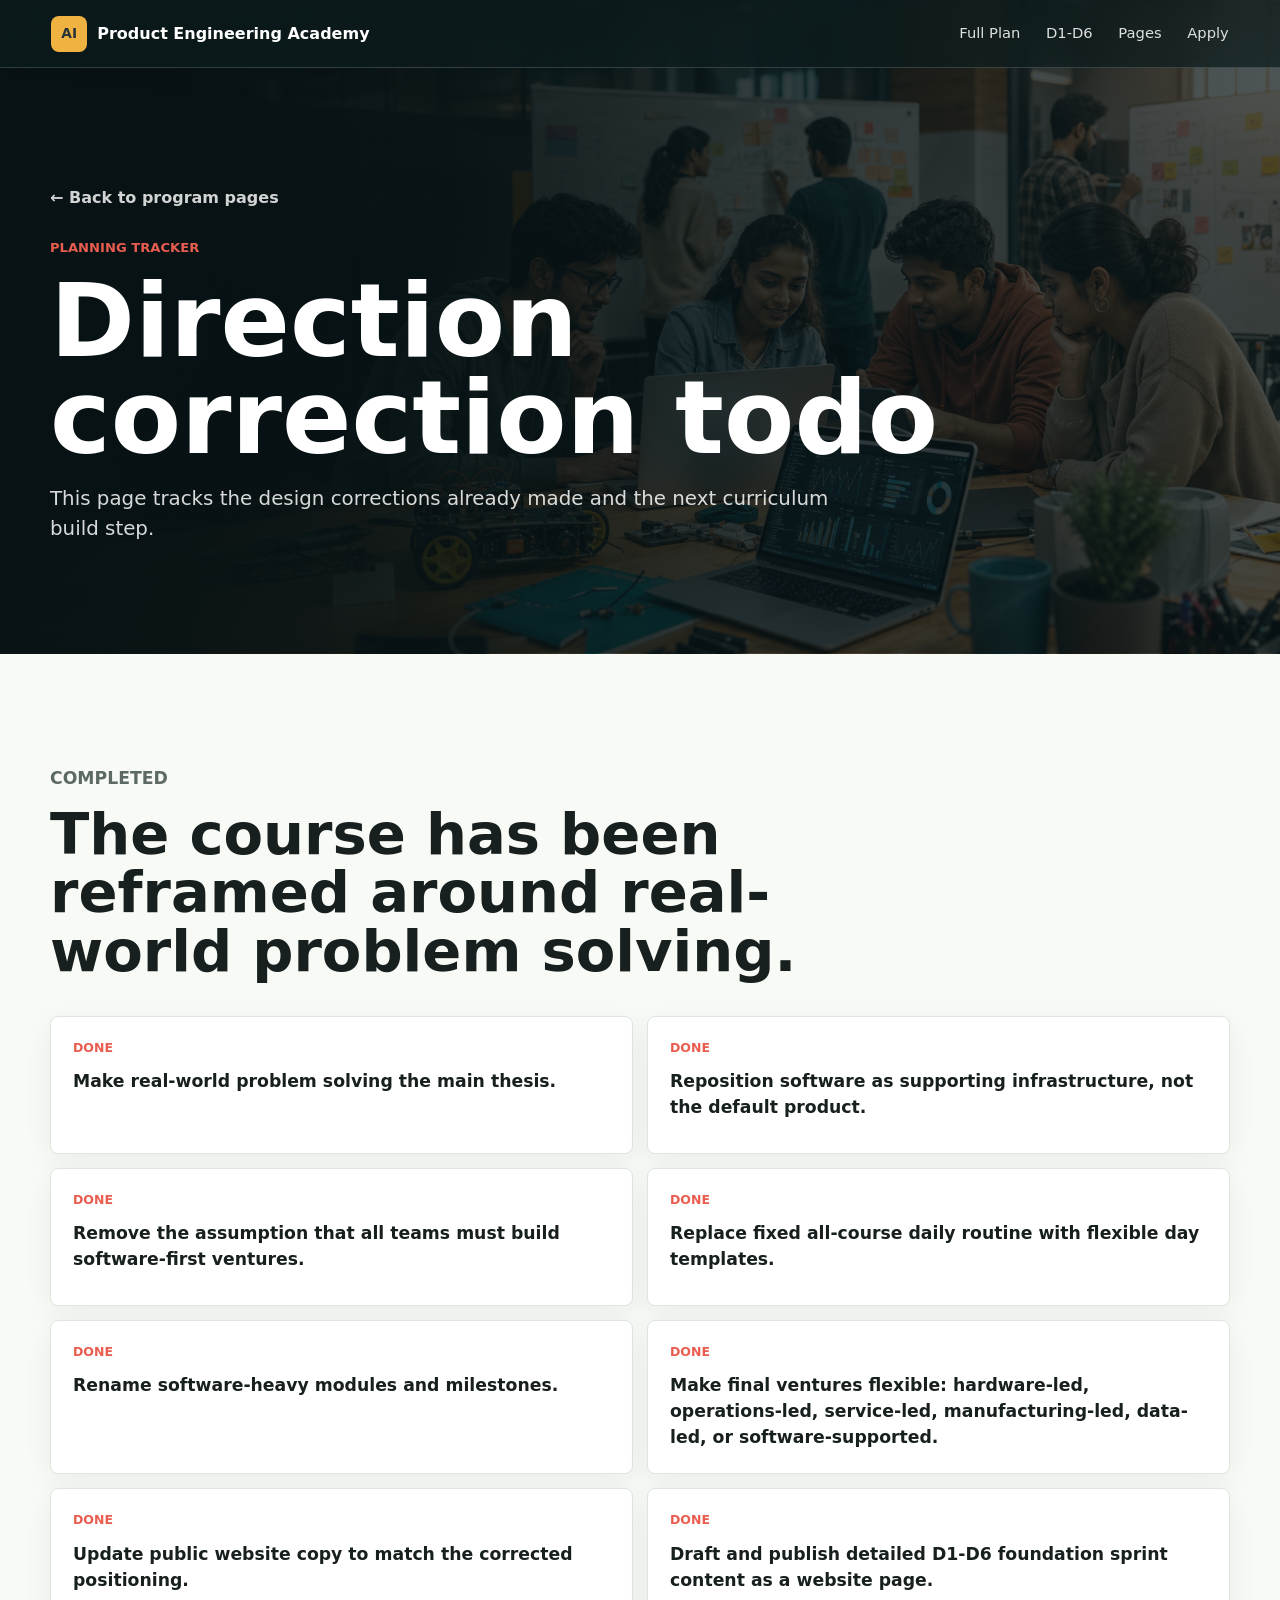
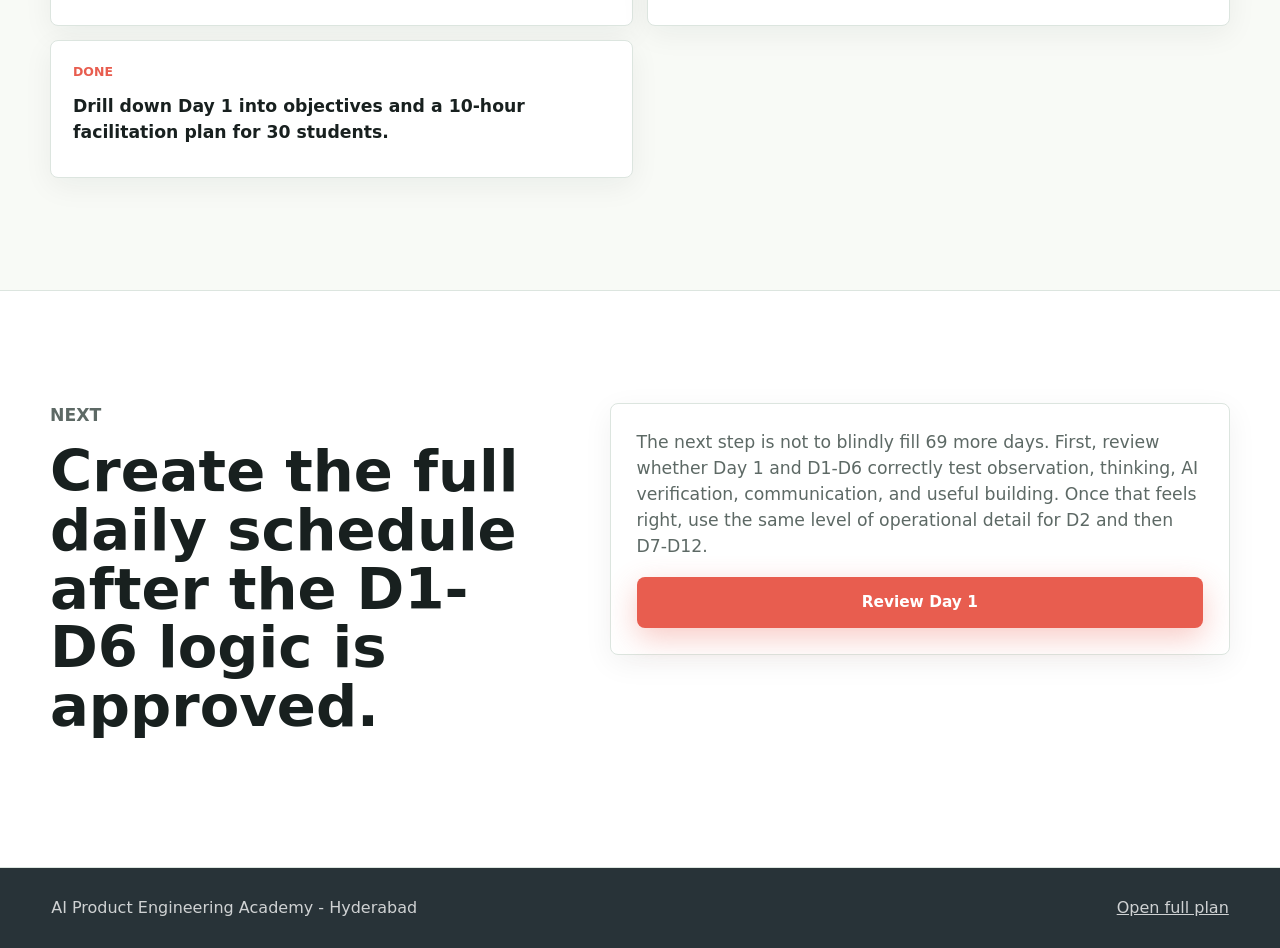
<file: update-todo.html>
<!doctype html>
<html lang="en">
  <head>
    <meta charset="utf-8">
    <meta name="viewport" content="width=device-width, initial-scale=1">
    <title>Planning Todo | AI Product Engineering Academy</title>
    <meta name="description" content="Planning todo list for correcting and expanding the AI Product Engineering Academy course.">
    <link rel="stylesheet" href="styles.css">
  </head>
  <body>
    <header class="topbar" aria-label="Primary navigation">
      <a class="brand" href="index.html#top" aria-label="AI Product Engineering Academy home">
        <span class="brand-mark">AI</span>
        <span>Product Engineering Academy</span>
      </a>
      <nav>
        <a href="course-plan.html">Full Plan</a>
        <a href="phase-01-days-01-06.html">D1-D6</a>
        <a href="index.html#pages">Pages</a>
        <a href="index.html#apply">Apply</a>
      </nav>
    </header>

    <main>
      <section class="detail-hero">
        <div class="section-inner detail-hero-inner">
          <a class="back-link" href="index.html#pages">← Back to program pages</a>
          <p class="eyebrow">Planning tracker</p>
          <h1>Direction correction todo</h1>
          <p>This page tracks the design corrections already made and the next curriculum build step.</p>
        </div>
      </section>

      <section class="section-inner">
        <div class="section-heading compact">
          <p class="eyebrow">Completed</p>
          <h2>The course has been reframed around real-world problem solving.</h2>
        </div>
        <div class="todo-list">
          <div><span>Done</span><strong>Make real-world problem solving the main thesis.</strong></div>
          <div><span>Done</span><strong>Reposition software as supporting infrastructure, not the default product.</strong></div>
          <div><span>Done</span><strong>Remove the assumption that all teams must build software-first ventures.</strong></div>
          <div><span>Done</span><strong>Replace fixed all-course daily routine with flexible day templates.</strong></div>
          <div><span>Done</span><strong>Rename software-heavy modules and milestones.</strong></div>
          <div><span>Done</span><strong>Make final ventures flexible: hardware-led, operations-led, service-led, manufacturing-led, data-led, or software-supported.</strong></div>
          <div><span>Done</span><strong>Update public website copy to match the corrected positioning.</strong></div>
          <div><span>Done</span><strong>Draft and publish detailed D1-D6 foundation sprint content as a website page.</strong></div>
          <div><span>Done</span><strong>Drill down Day 1 into objectives and a 10-hour facilitation plan for 30 students.</strong></div>
        </div>
      </section>

      <section class="section-band">
        <div class="section-inner two-col">
          <div>
            <p class="eyebrow">Next</p>
            <h2>Create the full daily schedule after the D1-D6 logic is approved.</h2>
          </div>
          <div class="outcome-list">
            <p>The next step is not to blindly fill 69 more days. First, review whether Day 1 and D1-D6 correctly test observation, thinking, AI verification, communication, and useful building. Once that feels right, use the same level of operational detail for D2 and then D7-D12.</p>
            <a class="button primary" href="day-01.html">Review Day 1</a>
          </div>
        </div>
      </section>
    </main>

    <footer class="site-footer">
      <p>AI Product Engineering Academy - Hyderabad</p>
      <a href="course-plan.html">Open full plan</a>
    </footer>
  </body>
</html>
</file>
<file: styles.css>
:root {
  color-scheme: light;
  --ink: #18201f;
  --muted: #5d6965;
  --line: #dce5df;
  --paper: #f8faf6;
  --white: #ffffff;
  --teal: #086f68;
  --teal-dark: #064b48;
  --coral: #e85d4f;
  --amber: #f0b342;
  --steel: #283338;
  --mint: #d9efe8;
  --shadow: 0 18px 50px rgba(24, 32, 31, 0.14);
}

* {
  box-sizing: border-box;
}

html {
  scroll-behavior: smooth;
}

body {
  margin: 0;
  font-family: Inter, ui-sans-serif, system-ui, -apple-system, BlinkMacSystemFont, "Segoe UI", sans-serif;
  color: var(--ink);
  background: var(--paper);
  line-height: 1.5;
}

a {
  color: inherit;
}

.topbar {
  position: fixed;
  z-index: 10;
  top: 0;
  left: 0;
  right: 0;
  display: flex;
  align-items: center;
  justify-content: space-between;
  gap: 24px;
  min-height: 68px;
  padding: 14px clamp(18px, 4vw, 52px);
  color: var(--white);
  background: rgba(13, 28, 30, 0.72);
  backdrop-filter: blur(16px);
  border-bottom: 1px solid rgba(255, 255, 255, 0.16);
}

.brand {
  display: inline-flex;
  align-items: center;
  gap: 10px;
  text-decoration: none;
  font-weight: 800;
}

.brand-mark {
  display: grid;
  place-items: center;
  width: 36px;
  height: 36px;
  border-radius: 8px;
  color: var(--steel);
  background: var(--amber);
  font-size: 0.86rem;
}

nav {
  display: flex;
  gap: clamp(12px, 2vw, 28px);
  font-size: 0.92rem;
}

nav a {
  text-decoration: none;
  opacity: 0.86;
}

nav a:hover {
  opacity: 1;
}

.hero {
  position: relative;
  min-height: 92vh;
  display: grid;
  align-items: center;
  padding: 112px clamp(18px, 5vw, 68px) 52px;
  color: var(--white);
  background-image: url("assets/hero-ai-product-engineering.png");
  background-size: cover;
  background-position: center;
  overflow: hidden;
}

.hero-overlay {
  position: absolute;
  inset: 0;
  background:
    linear-gradient(90deg, rgba(8, 19, 21, 0.92) 0%, rgba(8, 19, 21, 0.78) 38%, rgba(8, 19, 21, 0.2) 72%),
    linear-gradient(0deg, rgba(8, 19, 21, 0.58), rgba(8, 19, 21, 0.06) 48%);
}

.hero-content {
  position: relative;
  width: min(760px, 100%);
}

.eyebrow {
  margin: 0 0 14px;
  color: var(--coral);
  font-weight: 900;
  text-transform: uppercase;
  letter-spacing: 0;
  font-size: 0.82rem;
}

.hero .eyebrow {
  color: #ffd37a;
}

h1,
h2,
h3,
p {
  margin-top: 0;
}

h1 {
  max-width: 720px;
  margin-bottom: 18px;
  font-size: clamp(3.2rem, 8vw, 6.9rem);
  line-height: 0.95;
  letter-spacing: 0;
}

h2 {
  font-size: clamp(2rem, 4.5vw, 4rem);
  line-height: 1.02;
  letter-spacing: 0;
  margin-bottom: 18px;
}

h3 {
  font-size: 1.15rem;
  margin-bottom: 10px;
}

.hero-copy {
  max-width: 650px;
  color: rgba(255, 255, 255, 0.86);
  font-size: clamp(1.08rem, 2vw, 1.34rem);
}

.hero-actions,
.button {
  display: flex;
  align-items: center;
}

.hero-actions {
  gap: 14px;
  flex-wrap: wrap;
  margin: 30px 0 34px;
}

.button {
  min-height: 48px;
  justify-content: center;
  gap: 10px;
  padding: 13px 18px;
  border-radius: 8px;
  border: 1px solid transparent;
  font-weight: 850;
  text-decoration: none;
  cursor: pointer;
  font-size: 0.96rem;
}

.button.primary {
  color: var(--white);
  background: var(--coral);
  box-shadow: 0 10px 30px rgba(232, 93, 79, 0.32);
}

.button.secondary {
  color: var(--white);
  border-color: rgba(255, 255, 255, 0.44);
  background: rgba(255, 255, 255, 0.08);
}

.hero-metrics {
  display: grid;
  grid-template-columns: repeat(3, minmax(0, 1fr));
  gap: 10px;
  max-width: 680px;
  margin: 0;
}

.hero-metrics div {
  padding: 16px;
  border-radius: 8px;
  background: rgba(255, 255, 255, 0.12);
  border: 1px solid rgba(255, 255, 255, 0.16);
}

.hero-metrics dt {
  font-size: clamp(1.5rem, 3vw, 2.2rem);
  font-weight: 900;
}

.hero-metrics dd {
  margin: 2px 0 0;
  color: rgba(255, 255, 255, 0.78);
}

.section-inner {
  width: min(1180px, calc(100% - 36px));
  margin: 0 auto;
  padding: clamp(66px, 9vw, 112px) 0;
}

.section-band {
  background: var(--white);
  border-block: 1px solid var(--line);
}

.two-col {
  display: grid;
  grid-template-columns: minmax(0, 0.88fr) minmax(0, 1.12fr);
  gap: clamp(28px, 6vw, 72px);
  align-items: start;
}

.comparison {
  display: grid;
  grid-template-columns: repeat(2, minmax(0, 1fr));
  gap: 16px;
}

.comparison > div,
.feature-card,
.price-card,
.timeline article,
.signup-form,
.prize-board {
  border: 1px solid var(--line);
  border-radius: 8px;
  background: var(--white);
  box-shadow: 0 8px 30px rgba(24, 32, 31, 0.06);
}

.section-band .comparison > div,
.section-band .feature-card,
.section-band .timeline article,
.section-band .prize-board {
  background: var(--paper);
}

.comparison > div {
  padding: 22px;
}

ul {
  padding-left: 18px;
  margin: 0;
}

li + li {
  margin-top: 8px;
}

.section-heading {
  max-width: 820px;
  margin-bottom: 34px;
}

.section-heading p,
.two-col p,
.signup-copy p {
  color: var(--muted);
  font-size: 1.08rem;
}

.section-heading.compact {
  max-width: 900px;
}

.feature-grid {
  display: grid;
  grid-template-columns: repeat(4, minmax(0, 1fr));
  gap: 16px;
}

.feature-card {
  padding: 24px;
}

.icon {
  display: inline-flex;
  align-items: center;
  justify-content: center;
  width: 40px;
  height: 40px;
  margin-bottom: 20px;
  border-radius: 8px;
  color: var(--teal-dark);
  background: var(--mint);
  font-weight: 900;
}

.feature-card p,
.price-card li,
.timeline p {
  color: var(--muted);
}

.timeline {
  display: grid;
  grid-template-columns: repeat(3, minmax(0, 1fr));
  gap: 16px;
}

.timeline article {
  padding: 22px;
}

.timeline span {
  display: inline-block;
  margin-bottom: 12px;
  color: var(--teal);
  font-weight: 900;
}

.text-link {
  display: inline-flex;
  margin-top: 8px;
  color: var(--teal);
  font-weight: 900;
  text-decoration: none;
}

.text-link:hover {
  color: var(--coral);
}

.day-grid {
  display: grid;
  grid-template-columns: repeat(7, minmax(0, 1fr));
  border: 1px solid var(--line);
  border-radius: 8px;
  overflow: hidden;
  background: var(--white);
  box-shadow: var(--shadow);
}

.day-grid div {
  min-height: 126px;
  padding: 18px 14px;
  border-right: 1px solid var(--line);
}

.day-grid div:last-child {
  border-right: 0;
}

.day-grid strong {
  display: block;
  color: var(--coral);
  font-size: 1.15rem;
}

.day-grid span {
  display: block;
  margin-top: 10px;
  color: var(--muted);
}

.module-list {
  display: grid;
  grid-template-columns: repeat(3, minmax(0, 1fr));
  gap: 10px;
}

.module-list span {
  min-height: 64px;
  display: flex;
  align-items: center;
  padding: 14px 16px;
  border: 1px solid var(--line);
  border-radius: 8px;
  background: var(--paper);
  font-weight: 800;
}

.pricing-grid {
  display: grid;
  grid-template-columns: repeat(3, minmax(0, 1fr));
  gap: 18px;
}

.price-card {
  padding: 28px;
}

.price-card.featured {
  color: var(--white);
  background: var(--teal-dark);
  border-color: var(--teal-dark);
  transform: translateY(-10px);
}

.price-card p {
  color: var(--coral);
  font-weight: 900;
  margin-bottom: 10px;
}

.price-card.featured p,
.price-card.featured li,
.price-card.featured span {
  color: rgba(255, 255, 255, 0.78);
}

.price-card h3 {
  font-size: clamp(2rem, 4vw, 3.2rem);
  margin-bottom: 0;
}

.price-card span {
  display: inline-block;
  color: var(--muted);
  margin-bottom: 24px;
}

.prize-layout {
  display: grid;
  grid-template-columns: minmax(0, 0.82fr) minmax(0, 1.18fr);
  gap: clamp(28px, 6vw, 70px);
  align-items: center;
}

.prize-board {
  display: grid;
  grid-template-columns: repeat(2, minmax(0, 1fr));
  overflow: hidden;
}

.prize-board div {
  min-height: 128px;
  padding: 24px;
  border-right: 1px solid var(--line);
  border-bottom: 1px solid var(--line);
}

.prize-board div:nth-child(2n) {
  border-right: 0;
}

.prize-board div:nth-last-child(-n + 2) {
  border-bottom: 0;
}

.prize-board strong {
  display: block;
  font-size: 1.45rem;
  color: var(--teal);
}

.prize-board span {
  color: var(--muted);
}

.signup-section {
  display: grid;
  grid-template-columns: minmax(0, 0.88fr) minmax(320px, 0.72fr);
  gap: clamp(28px, 6vw, 70px);
  align-items: start;
}

.signup-copy ul {
  margin-top: 24px;
}

.signup-form {
  padding: clamp(22px, 4vw, 34px);
}

label {
  display: block;
  margin-bottom: 16px;
  font-weight: 800;
}

input,
textarea {
  width: 100%;
  margin-top: 8px;
  padding: 13px 14px;
  border: 1px solid var(--line);
  border-radius: 8px;
  color: var(--ink);
  background: #fbfcfa;
  font: inherit;
}

input:focus,
textarea:focus {
  outline: 3px solid rgba(8, 111, 104, 0.18);
  border-color: var(--teal);
}

.form-submit {
  width: 100%;
  border: 0;
}

.form-note {
  min-height: 42px;
  margin: 14px 0 0;
  color: var(--muted);
  font-size: 0.92rem;
}

.site-footer {
  display: flex;
  justify-content: space-between;
  gap: 18px;
  padding: 28px clamp(18px, 4vw, 52px);
  color: rgba(255, 255, 255, 0.78);
  background: var(--steel);
}

.site-footer p {
  margin: 0;
}

.detail-hero {
  padding-top: 68px;
  color: var(--white);
  background:
    linear-gradient(90deg, rgba(8, 19, 21, 0.94), rgba(8, 19, 21, 0.72)),
    url("assets/hero-ai-product-engineering.png");
  background-size: cover;
  background-position: center;
}

.detail-hero-inner {
  padding-top: clamp(72px, 10vw, 118px);
  padding-bottom: clamp(58px, 8vw, 90px);
}

.detail-hero h1 {
  max-width: 900px;
}

.detail-hero p:not(.eyebrow) {
  max-width: 820px;
  color: rgba(255, 255, 255, 0.84);
  font-size: clamp(1.04rem, 2vw, 1.24rem);
}

.back-link {
  display: inline-flex;
  margin-bottom: 28px;
  color: rgba(255, 255, 255, 0.82);
  font-weight: 850;
  text-decoration: none;
}

.detail-stats,
.prep-grid,
.review-grid {
  display: grid;
  gap: 12px;
}

.detail-stats {
  grid-template-columns: repeat(3, minmax(0, 1fr));
  max-width: 780px;
  margin-top: 32px;
}

.detail-stats div {
  padding: 18px;
  border: 1px solid rgba(255, 255, 255, 0.18);
  border-radius: 8px;
  background: rgba(255, 255, 255, 0.1);
}

.detail-stats strong {
  display: block;
  font-size: 1.45rem;
}

.detail-stats span {
  color: rgba(255, 255, 255, 0.74);
}

.outcome-list,
.day-detail,
.prep-grid div,
.review-grid div {
  border: 1px solid var(--line);
  border-radius: 8px;
  background: var(--white);
  box-shadow: 0 8px 30px rgba(24, 32, 31, 0.06);
}

.outcome-list {
  padding: 26px;
}

.prep-grid {
  grid-template-columns: repeat(3, minmax(0, 1fr));
}

.prep-grid div,
.review-grid div {
  min-height: 76px;
  padding: 18px;
  font-weight: 800;
}

.day-detail-list {
  display: grid;
  gap: 18px;
}

.day-detail {
  padding: clamp(22px, 4vw, 34px);
  background: var(--paper);
}

.day-detail-head {
  display: flex;
  gap: 16px;
  align-items: flex-start;
  margin-bottom: 14px;
}

.day-detail-head > span {
  display: grid;
  place-items: center;
  flex: 0 0 auto;
  width: 54px;
  height: 54px;
  border-radius: 8px;
  color: var(--white);
  background: var(--teal);
  font-weight: 950;
}

.day-detail-head h3 {
  margin-bottom: 4px;
  font-size: clamp(1.35rem, 3vw, 2rem);
}

.day-detail-head p,
.core-question {
  color: var(--muted);
}

.core-question {
  font-weight: 850;
}

.detail-columns {
  display: grid;
  grid-template-columns: repeat(2, minmax(0, 1fr));
  gap: 18px;
  margin-top: 22px;
}

.detail-columns > div,
.case-box,
.rule-strip {
  padding: 20px;
  border-radius: 8px;
  background: var(--white);
  border: 1px solid var(--line);
}

.detail-columns h4 {
  margin: 0 0 12px;
  font-size: 1rem;
}

.case-box {
  margin-top: 18px;
}

.case-box p {
  margin: 8px 0 0;
  color: var(--muted);
}

.rule-strip {
  display: grid;
  grid-template-columns: repeat(3, minmax(0, 1fr));
  gap: 10px;
  margin-top: 18px;
}

.rule-strip span {
  color: var(--teal-dark);
  font-weight: 900;
}

.review-grid {
  grid-template-columns: repeat(2, minmax(0, 1fr));
}

.resource-grid,
.todo-list {
  display: grid;
  gap: 14px;
}

.resource-grid {
  grid-template-columns: repeat(4, minmax(0, 1fr));
}

.resource-grid a,
.todo-list div {
  min-height: 138px;
  padding: 22px;
  border: 1px solid var(--line);
  border-radius: 8px;
  background: var(--white);
  text-decoration: none;
  box-shadow: 0 8px 30px rgba(24, 32, 31, 0.06);
}

.resource-grid span,
.todo-list span {
  display: block;
  margin-bottom: 12px;
  color: var(--coral);
  font-weight: 900;
  text-transform: uppercase;
  font-size: 0.78rem;
}

.resource-grid strong,
.todo-list strong {
  display: block;
  color: var(--ink);
  font-size: 1.08rem;
}

.todo-list {
  grid-template-columns: repeat(2, minmax(0, 1fr));
}

.schedule-list {
  display: grid;
  gap: 16px;
}

.schedule-block {
  display: grid;
  grid-template-columns: minmax(120px, 0.22fr) minmax(0, 1fr);
  gap: 18px;
  padding: clamp(20px, 4vw, 30px);
  border: 1px solid var(--line);
  border-radius: 8px;
  background: var(--paper);
  box-shadow: 0 8px 30px rgba(24, 32, 31, 0.06);
}

.schedule-block > span {
  color: var(--teal);
  font-weight: 950;
}

.schedule-block h3 {
  font-size: clamp(1.2rem, 2.4vw, 1.7rem);
}

.schedule-block p,
.schedule-block li {
  color: var(--muted);
}

@media (max-width: 980px) {
  nav {
    display: none;
  }

  .hero {
    min-height: 90vh;
    background-position: 62% center;
  }

  .two-col,
  .prize-layout,
  .signup-section,
  .detail-columns,
  .schedule-block {
    grid-template-columns: 1fr;
  }

  .feature-grid,
  .timeline,
  .pricing-grid,
  .prep-grid,
  .resource-grid {
    grid-template-columns: repeat(2, minmax(0, 1fr));
  }

  .day-grid {
    grid-template-columns: repeat(2, minmax(0, 1fr));
  }

  .day-grid div {
    border-right: 1px solid var(--line);
    border-bottom: 1px solid var(--line);
  }
}

@media (max-width: 680px) {
  .topbar {
    min-height: 62px;
  }

  .brand span:last-child {
    display: none;
  }

  .hero {
    min-height: 88vh;
    padding-top: 96px;
  }

  .hero-metrics,
  .comparison,
  .feature-grid,
  .timeline,
  .pricing-grid,
  .module-list,
  .prize-board,
  .detail-stats,
  .prep-grid,
  .review-grid,
  .rule-strip,
  .resource-grid,
  .todo-list {
    grid-template-columns: 1fr;
  }

  .hero-actions {
    align-items: stretch;
  }

  .button {
    width: 100%;
  }

  .day-grid {
    grid-template-columns: 1fr;
  }

  .price-card.featured {
    transform: none;
  }

  .prize-board div,
  .prize-board div:nth-child(2n),
  .prize-board div:nth-last-child(-n + 2) {
    border-right: 0;
    border-bottom: 1px solid var(--line);
  }

  .prize-board div:last-child {
    border-bottom: 0;
  }

  .site-footer {
    flex-direction: column;
  }
}
</file>
